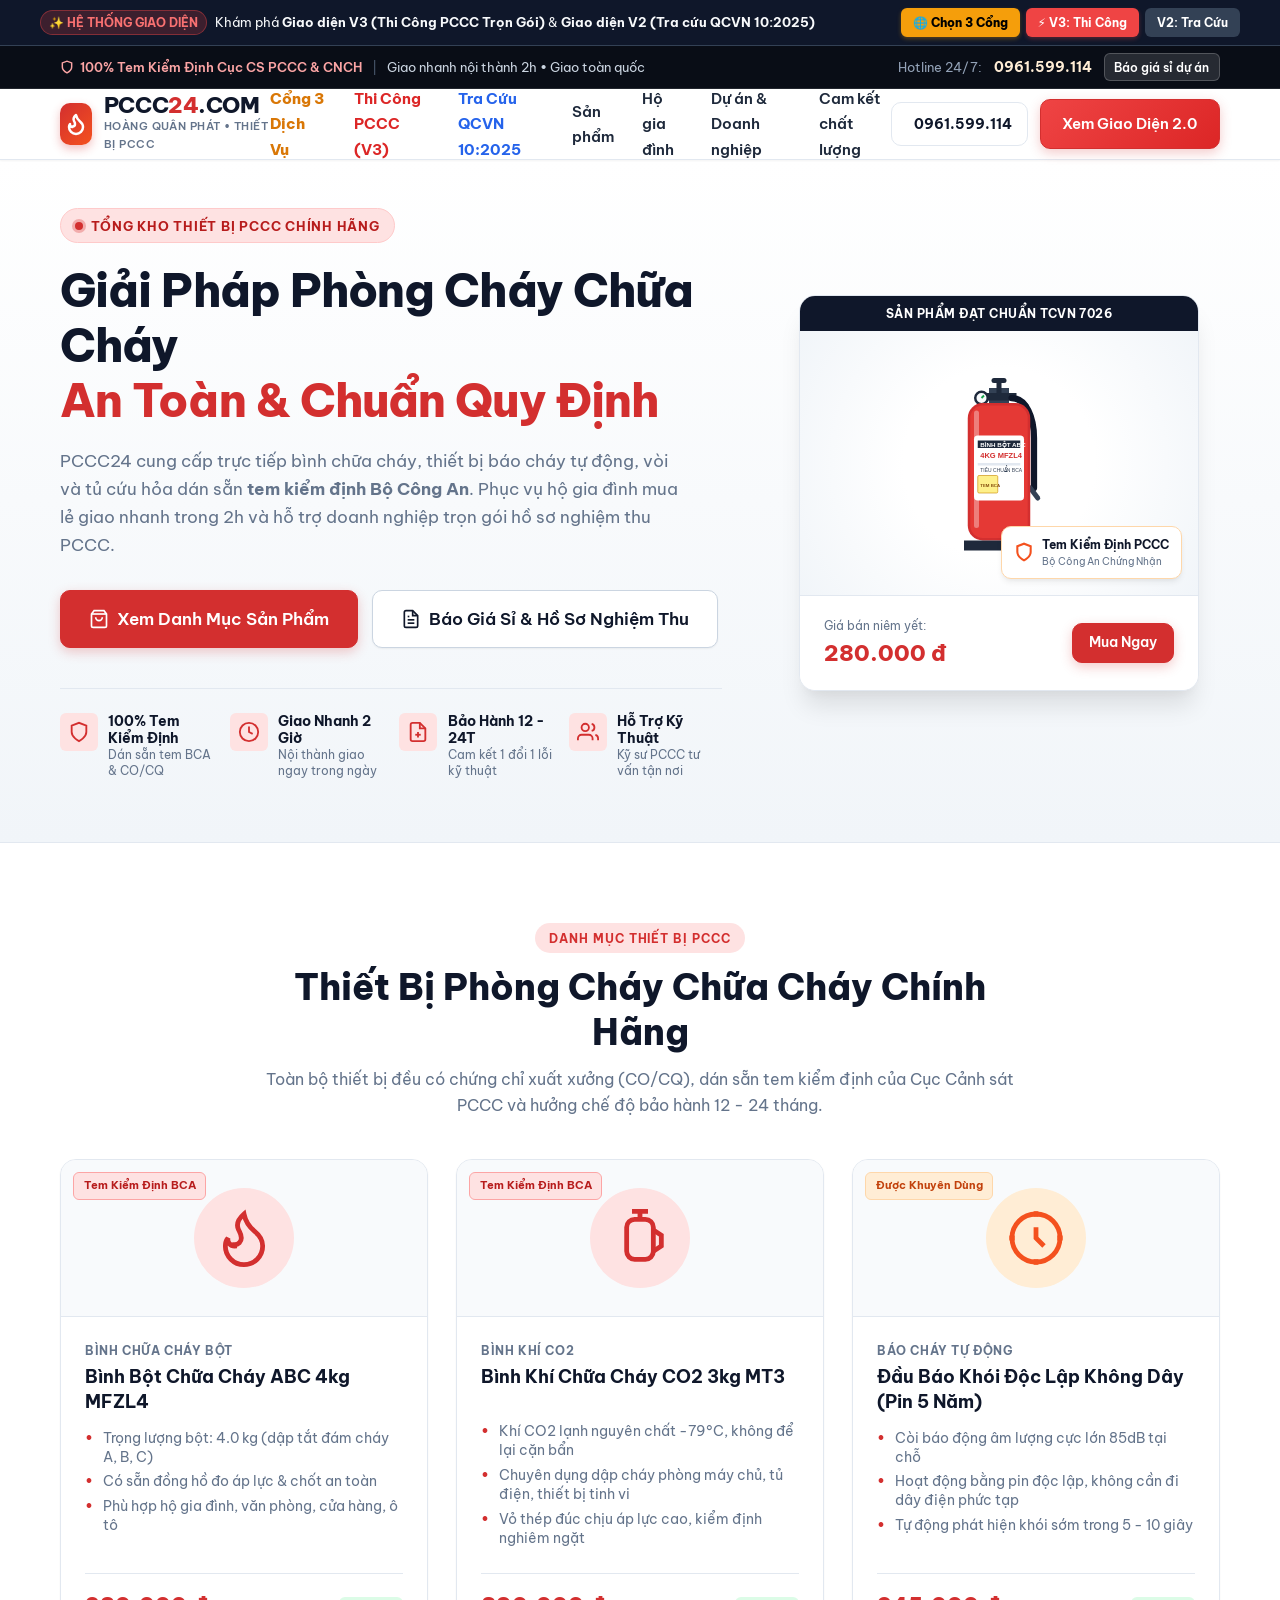
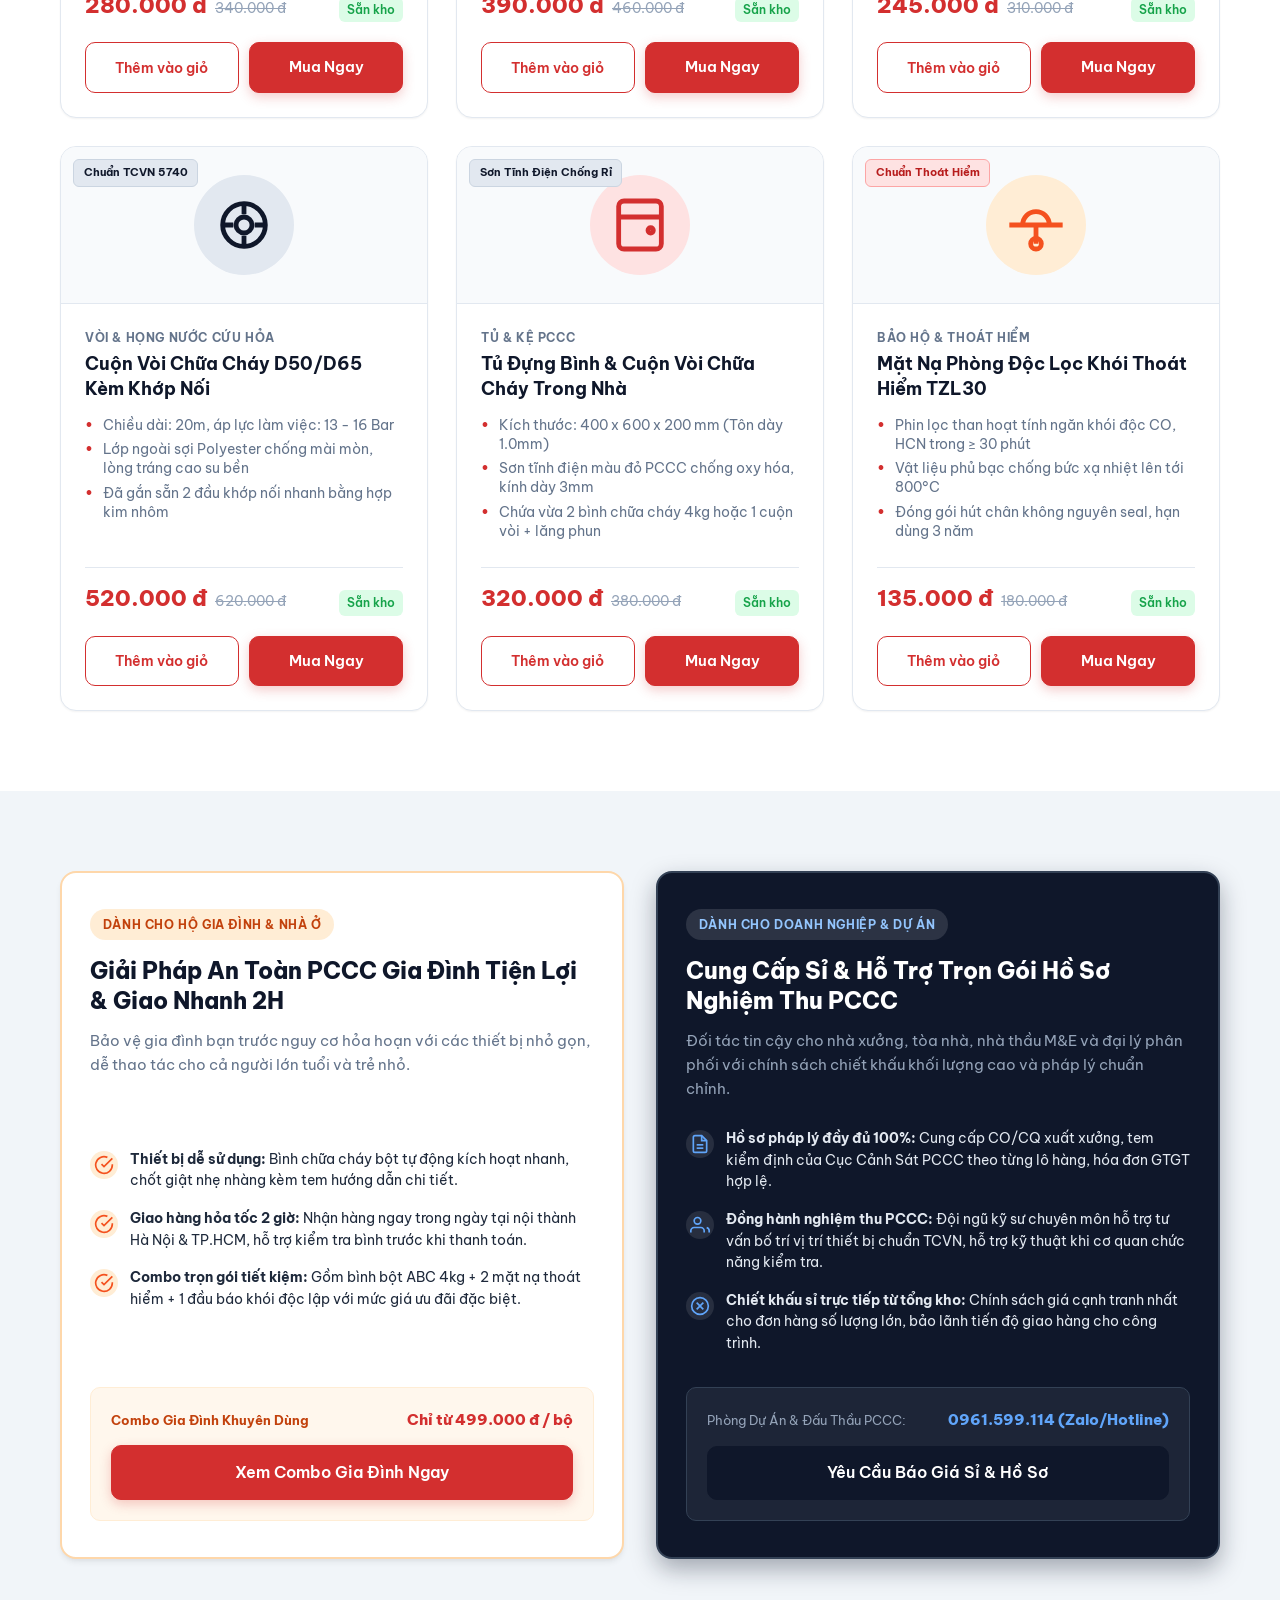
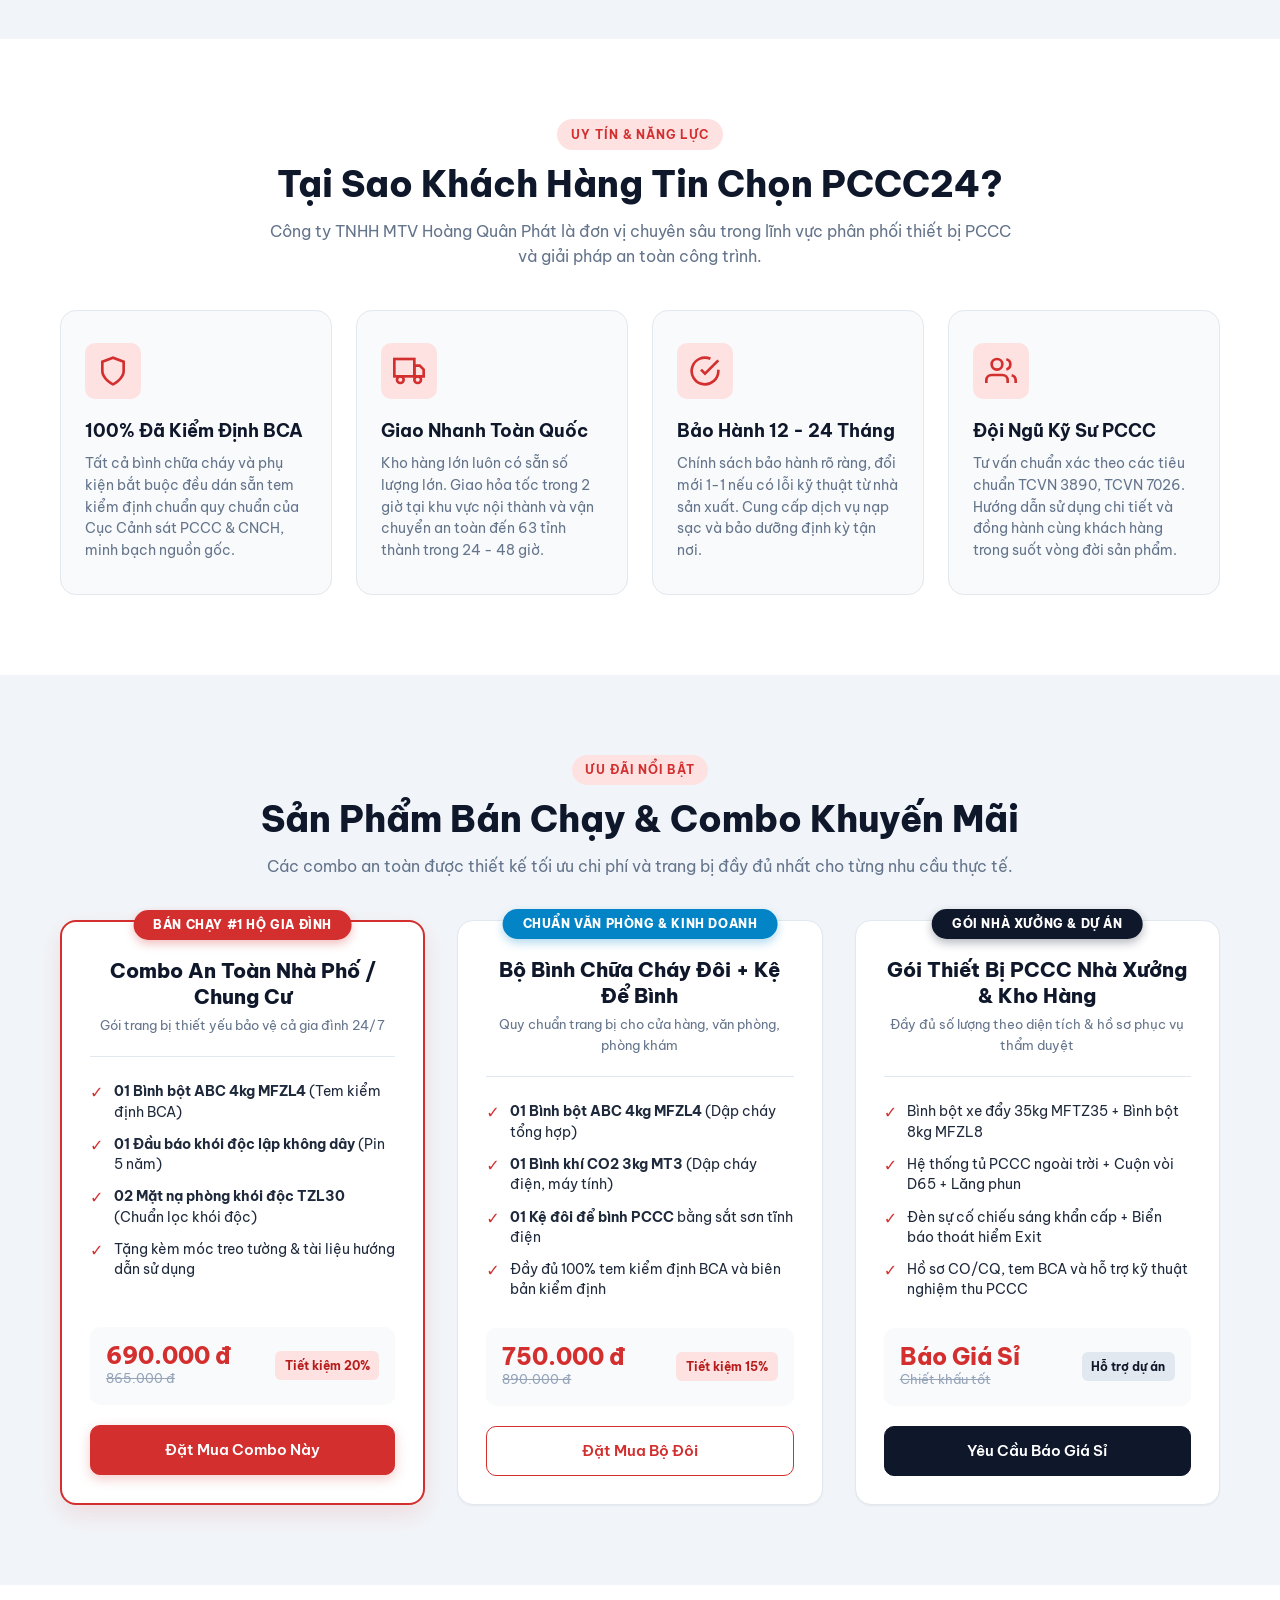
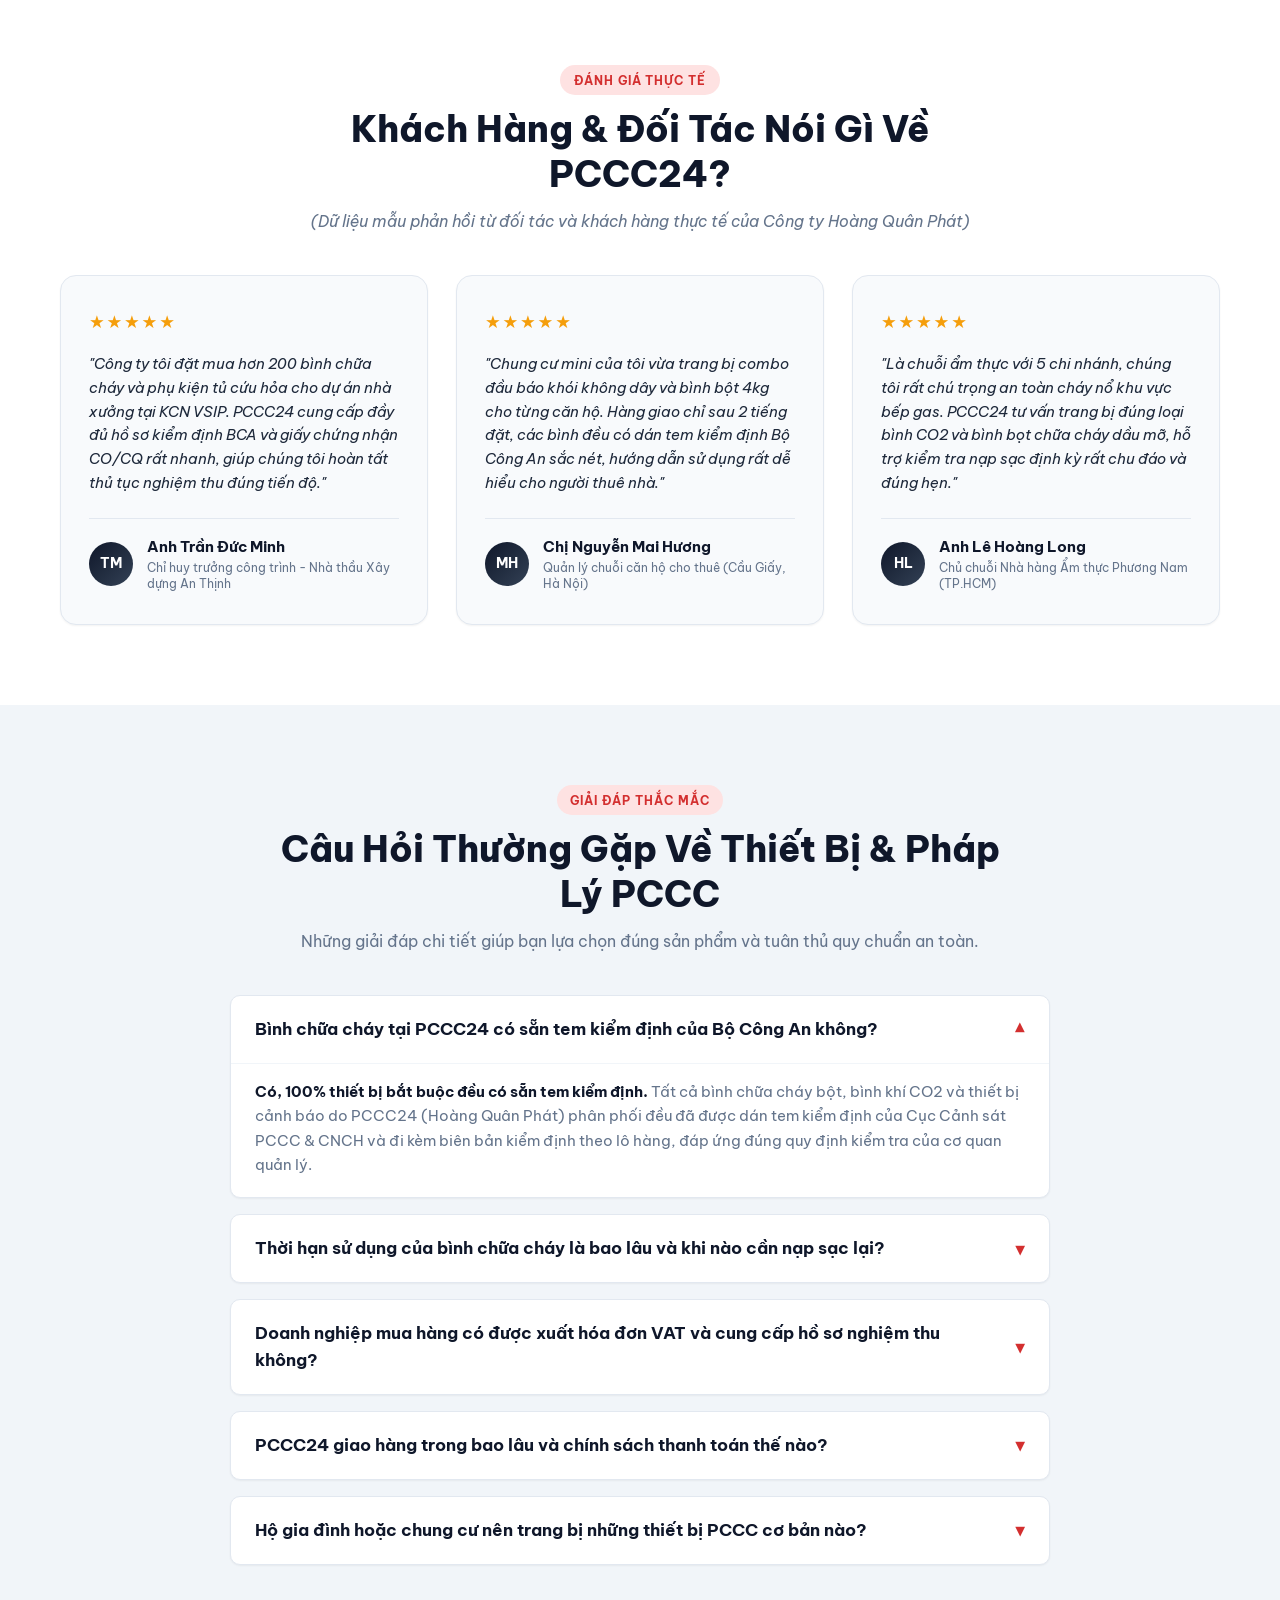
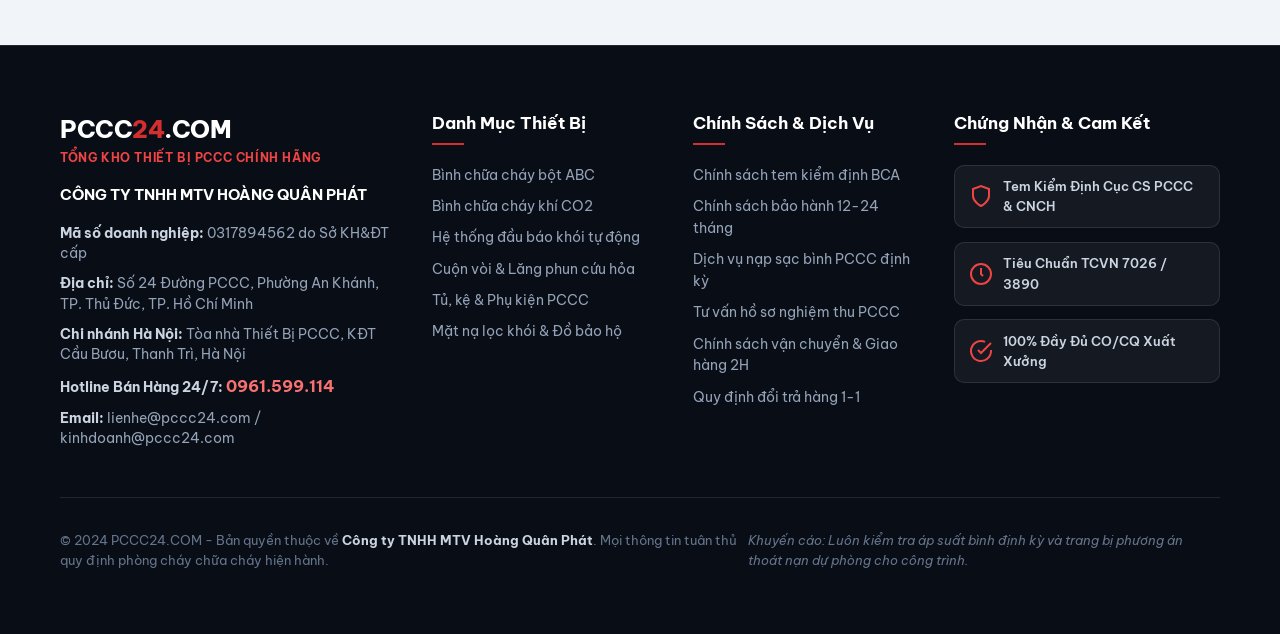
<file: index.html>
<!DOCTYPE html>
<html lang="vi">
<head>
  <meta charset="UTF-8">
  <meta name="viewport" content="width=device-width, initial-scale=1.0">
  <title>PCCC24 - Thiết Bị Phòng Cháy Chữa Cháy Chính Hãng | Tem Kiểm Định BCA</title>
  <meta name="description" content="PCCC24.com - Tổng kho thiết bị PCCC chính hãng, 100% dán tem kiểm định Bộ Công An, CO/CQ đầy đủ. Cung cấp bình chữa cháy, hệ thống báo cháy, vòi cứu hỏa, combo an toàn gia đình và dự án doanh nghiệp.">
  <link rel="preconnect" href="https://fonts.googleapis.com">
  <link rel="preconnect" href="https://fonts.gstatic.com" crossorigin>
  <link href="https://fonts.googleapis.com/css2?family=Be+Vietnam+Pro:ital,wght@0,300;0,400;0,500;0,600;0,700;0,800;1,400&display=swap" rel="stylesheet">
  <link rel="stylesheet" href="assets/style.css">
</head>
<body>

  <!-- Version Switcher Bar to Landing v2 & v3 -->
  <div style="background: #0f172a; color: #f8fafc; font-size: 0.8125rem; padding: 8px 16px; border-bottom: 1px solid #334155; font-family: inherit;">
    <div style="max-width: 1200px; margin: 0 auto; display: flex; align-items: center; justify-content: space-between; flex-wrap: wrap; gap: 8px;">
      <div style="display: flex; align-items: center; gap: 8px; flex-wrap: wrap;">
        <span style="background: rgba(239, 68, 68, 0.2); color: #f87171; border: 1px solid rgba(239, 68, 68, 0.4); padding: 2px 8px; border-radius: 9999px; font-weight: 700; font-size: 0.75rem;">
          ✨ HỆ THỐNG GIAO DIỆN
        </span>
        <span>Khám phá <strong>Giao diện V3 (Thi Công PCCC Trọn Gói)</strong> & <strong>Giao diện V2 (Tra cứu QCVN 10:2025)</strong></span>
      </div>
      <div style="display: flex; align-items: center; gap: 6px;">
        <a href="portal.html" style="background: #f59e0b; color: #000000; padding: 5px 12px; border-radius: 6px; font-weight: 800; text-decoration: none; display: inline-flex; align-items: center; gap: 4px; font-size: 0.75rem; box-shadow: 0 2px 4px rgba(245,158,11,0.3);">
          <span>🌐 Chọn 3 Cổng</span>
        </a>
        <a href="landing-v3.html" style="background: #ef4444; color: #ffffff; padding: 5px 12px; border-radius: 6px; font-weight: 700; text-decoration: none; display: inline-flex; align-items: center; gap: 4px; font-size: 0.75rem; box-shadow: 0 2px 4px rgba(239,68,68,0.3);">
          <span>⚡ V3: Thi Công</span>
        </a>
        <a href="landing-v2.html" style="background: #334155; color: #ffffff; padding: 5px 12px; border-radius: 6px; font-weight: 700; text-decoration: none; display: inline-flex; align-items: center; gap: 4px; font-size: 0.75rem;">
          <span>V2: Tra Cứu</span>
        </a>
      </div>
    </div>
  </div>

  <!-- Top Announcement / Hotline Bar -->
  <div class="top-announcement-bar">
    <div class="container top-bar-content">
      <div class="top-bar-left">
        <span class="trust-badge-mini">
          <svg width="14" height="14" viewBox="0 0 24 24" fill="none" stroke="currentColor" stroke-width="2.5"><path d="M12 22s8-4 8-10V5l-8-3-8 3v7c0 6 8 10 8 10z"/></svg>
          100% Tem Kiểm Định Cục CS PCCC & CNCH
        </span>
        <span class="top-bar-divider">|</span>
        <span class="top-bar-note">Giao nhanh nội thành 2h • Giao toàn quốc</span>
      </div>
      <div class="top-bar-right">
        <span class="hotline-label">Hotline 24/7:</span>
        <a href="tel:0961599114" class="top-bar-phone">0961.599.114</a>
        <a href="#for-business" class="top-bar-quote-btn">Báo giá sỉ dự án</a>
      </div>
    </div>
  </div>

  <!-- Header Navigation -->
  <header class="site-header">
    <div class="container header-container">
      <a href="#" class="brand-logo">
        <div class="logo-icon-box">
          <svg width="24" height="24" viewBox="0 0 24 24" fill="none" stroke="currentColor" stroke-width="2.5" stroke-linecap="round" stroke-linejoin="round">
            <path d="M8.5 14.5A2.5 2.5 0 0 0 11 12c0-1.38-.5-2-1-3-1.072-2.143-.224-4.054 2-6 .5 2.5 2 4.9 4 6.5 2 1.6 3 3.5 3 5.5a7 7 0 1 1-14 0c0-1.153.433-2.294 1-3a2.5 2.5 0 0 0 2.5 3z"/>
          </svg>
        </div>
        <div class="logo-text-group">
          <span class="logo-title">PCCC<span class="logo-accent">24</span>.COM</span>
          <span class="logo-subtitle">Hoàng Quân Phát • Thiết Bị PCCC</span>
        </div>
      </a>

      <nav class="main-nav">
        <ul class="nav-menu">
          <li><a href="portal.html" class="nav-link" style="color: #d97706; font-weight: 800;">Cổng 3 Dịch Vụ</a></li>
          <li><a href="landing-v3.html" class="nav-link" style="color: #dc2626; font-weight: 700;">Thi Công PCCC (V3)</a></li>
          <li><a href="landing-v2.html#tra-cuu-pccc" class="nav-link" style="color: #2563eb; font-weight: 700;">Tra Cứu QCVN 10:2025</a></li>
          <li><a href="#products" class="nav-link">Sản phẩm</a></li>
          <li><a href="#for-household" class="nav-link">Hộ gia đình</a></li>
          <li><a href="#for-business" class="nav-link">Dự án & Doanh nghiệp</a></li>
          <li><a href="#why-us" class="nav-link">Cam kết chất lượng</a></li>
        </ul>
      </nav>

      <div class="header-actions">
        <a href="tel:0961599114" class="btn btn-outline-call">
          <svg width="18" height="18" viewBox="0 0 24 24" fill="none" stroke="currentColor" stroke-width="2"><path d="M22 16.92v3a2 2 0 0 1-2.18 2 19.79 19.79 0 0 1-8.63-3.07 19.5 19.5 0 0 1-6-6 19.79 19.79 0 0 1-3.07-8.67A2 2 0 0 1 4.11 2h3a2 2 0 0 1 2 1.72 12.84 12.84 0 0 0 .7 2.81 2 2 0 0 1-.45 2.11L8.09 9.91a16 16 0 0 0 6 6l1.27-1.27a2 2 0 0 1 2.11-.45 12.84 12.84 0 0 0 2.81.7A2 2 0 0 1 22 16.92z"/></svg>
          <span>0961.599.114</span>
        </a>
        <a href="landing-v2.html" class="btn btn-primary btn-header-cta" style="background: linear-gradient(135deg, #ef4444, #dc2626);">
          Xem Giao Diện 2.0
        </a>
      </div>
    </div>
  </header>

  <!-- ============================================ -->
  <!-- 1. HERO SECTION -->
  <!-- ============================================ -->
  <section id="hero">
    <div class="container hero-container">
      <div class="hero-content">
        <div class="hero-tag-wrap">
          <span class="hero-tag">
            <span class="hero-tag-dot"></span>
            TỔNG KHO THIẾT BỊ PCCC CHÍNH HÃNG
          </span>
        </div>

        <h1 class="hero-title">
          Giải Pháp Phòng Cháy Chữa Cháy <span class="highlight-text">An Toàn & Chuẩn Quy Định</span>
        </h1>

        <p class="hero-description">
          PCCC24 cung cấp trực tiếp bình chữa cháy, thiết bị báo cháy tự động, vòi và tủ cứu hỏa dán sẵn <strong>tem kiểm định Bộ Công An</strong>. Phục vụ hộ gia đình mua lẻ giao nhanh trong 2h và hỗ trợ doanh nghiệp trọn gói hồ sơ nghiệm thu PCCC.
        </p>

        <div class="hero-cta-group">
          <a href="#products" class="btn btn-primary btn-lg">
            <svg width="20" height="20" viewBox="0 0 24 24" fill="none" stroke="currentColor" stroke-width="2"><path d="M6 2L3 6v14a2 2 0 0 0 2 2h14a2 2 0 0 0 2-2V6l-3-4z"/><line x1="3" y1="6" x2="21" y2="6"/><path d="M16 10a4 4 0 0 1-8 0"/></svg>
            Xem Danh Mục Sản Phẩm
          </a>
          <a href="#for-business" class="btn btn-secondary btn-lg">
            <svg width="20" height="20" viewBox="0 0 24 24" fill="none" stroke="currentColor" stroke-width="2"><path d="M14 2H6a2 2 0 0 0-2 2v16a2 2 0 0 0 2 2h12a2 2 0 0 0 2-2V8z"/><polyline points="14 2 14 8 20 8"/><line x1="16" y1="13" x2="8" y2="13"/><line x1="16" y1="17" x2="8" y2="17"/><polyline points="10 9 9 9 8 9"/></svg>
            Báo Giá Sỉ & Hồ Sơ Nghiệm Thu
          </a>
        </div>

        <!-- Trust Badges Bar -->
        <div class="hero-trust-grid">
          <div class="trust-item">
            <div class="trust-icon">
              <svg width="22" height="22" viewBox="0 0 24 24" fill="none" stroke="currentColor" stroke-width="2"><path d="M12 22s8-4 8-10V5l-8-3-8 3v7c0 6 8 10 8 10z"/></svg>
            </div>
            <div class="trust-text">
              <strong>100% Tem Kiểm Định</strong>
              <span>Dán sẵn tem BCA & CO/CQ</span>
            </div>
          </div>

          <div class="trust-item">
            <div class="trust-icon">
              <svg width="22" height="22" viewBox="0 0 24 24" fill="none" stroke="currentColor" stroke-width="2"><circle cx="12" cy="12" r="10"/><polyline points="12 6 12 12 16 14"/></svg>
            </div>
            <div class="trust-text">
              <strong>Giao Nhanh 2 Giờ</strong>
              <span>Nội thành giao ngay trong ngày</span>
            </div>
          </div>

          <div class="trust-item">
            <div class="trust-icon">
              <svg width="22" height="22" viewBox="0 0 24 24" fill="none" stroke="currentColor" stroke-width="2"><path d="M14 2H6a2 2 0 0 0-2 2v16a2 2 0 0 0 2 2h12a2 2 0 0 0 2-2V8z"/><polyline points="14 2 14 8 20 8"/><line x1="12" y1="18" x2="12" y2="12"/><line x1="9" y1="15" x2="15" y2="15"/></svg>
            </div>
            <div class="trust-text">
              <strong>Bảo Hành 12 - 24T</strong>
              <span>Cam kết 1 đổi 1 lỗi kỹ thuật</span>
            </div>
          </div>

          <div class="trust-item">
            <div class="trust-icon">
              <svg width="22" height="22" viewBox="0 0 24 24" fill="none" stroke="currentColor" stroke-width="2"><path d="M17 21v-2a4 4 0 0 0-4-4H5a4 4 0 0 0-4 4v2"/><circle cx="9" cy="7" r="4"/><path d="M23 21v-2a4 4 0 0 0-3-3.87"/><path d="M16 3.13a4 4 0 0 1 0 7.75"/></svg>
            </div>
            <div class="trust-text">
              <strong>Hỗ Trợ Kỹ Thuật</strong>
              <span>Kỹ sư PCCC tư vấn tận nơi</span>
            </div>
          </div>
        </div>
      </div>

      <!-- Hero Visual Card -->
      <div class="hero-visual">
        <div class="hero-product-card">
          <div class="hero-badge-top">Sản Phẩm Đạt Chuẩn TCVN 7026</div>
          <div class="hero-visual-graphic">
            <div class="graphic-extinguisher">
              <svg width="140" height="200" viewBox="0 0 100 160" fill="none">
                <!-- Handle & Valve -->
                <path d="M42 20h16v12H42z" fill="#334155"/>
                <path d="M36 24h28v6H36z" fill="#1e293b"/>
                <path d="M50 14v10" stroke="#1e293b" stroke-width="4" stroke-linecap="round"/>
                <path d="M46 14h8" stroke="#1e293b" stroke-width="4" stroke-linecap="round"/>
                <path d="M58 26l14 8" stroke="#1e293b" stroke-width="3" stroke-linecap="round"/>
                <!-- Hose -->
                <path d="M60 28c12 0 18 16 18 32v40" stroke="#0f172a" stroke-width="5" stroke-linecap="round" fill="none"/>
                <path d="M75 100l6 8" stroke="#334155" stroke-width="4" stroke-linecap="round"/>
                <!-- Gauge -->
                <circle cx="36" cy="28" r="5" fill="#f8fafc" stroke="#1e293b" stroke-width="2"/>
                <path d="M36 28l2-2" stroke="#16a34a" stroke-width="1.5"/>
                <!-- Tank Cylinder -->
                <rect x="25" y="32" width="50" height="110" rx="12" fill="#d32f2f"/>
                <rect x="27" y="34" width="46" height="106" rx="10" fill="#e53935"/>
                <!-- Highlights -->
                <path d="M32 40v90" stroke="#ffffff" stroke-opacity="0.35" stroke-width="4" stroke-linecap="round"/>
                <!-- Label on tank -->
                <rect x="30" y="58" width="40" height="52" rx="3" fill="#ffffff"/>
                <rect x="33" y="62" width="34" height="6" fill="#1e293b"/>
                <text x="35" y="67" font-size="5" font-weight="bold" fill="#ffffff" font-family="sans-serif">BÌNH BỘT ABC</text>
                <text x="35" y="76" font-size="6" font-weight="bold" fill="#d32f2f" font-family="sans-serif">4KG MFZL4</text>
                <rect x="33" y="80" width="34" height="2" fill="#e2e8f0"/>
                <text x="35" y="87" font-size="4" fill="#334155" font-family="sans-serif">TIÊU CHUẨN BCA</text>
                <rect x="33" y="90" width="16" height="14" rx="1" fill="#fef08a" stroke="#ca8a04" stroke-width="0.5"/>
                <text x="35" y="99" font-size="3.5" font-weight="bold" fill="#854d0e" font-family="sans-serif">TEM BCA</text>
                <!-- Base stand -->
                <path d="M22 142h56v8H22z" fill="#1e293b" rx="4"/>
              </svg>
            </div>
            <div class="floating-badge-stamp">
              <div class="stamp-icon">
                <svg width="20" height="20" viewBox="0 0 24 24" fill="none" stroke="currentColor" stroke-width="2.5"><path d="M12 22s8-4 8-10V5l-8-3-8 3v7c0 6 8 10 8 10z"/></svg>
              </div>
              <div class="stamp-info">
                <span class="stamp-title">Tem Kiểm Định PCCC</span>
                <span class="stamp-sub">Bộ Công An Chứng Nhận</span>
              </div>
            </div>
          </div>

          <div class="hero-visual-footer">
            <div class="hero-visual-price-box">
              <span class="hero-price-label">Giá bán niêm yết:</span>
              <span class="hero-price-val">280.000 đ</span>
            </div>
            <a href="#products" class="btn btn-sm btn-primary">Mua Ngay</a>
          </div>
        </div>
      </div>
    </div>
  </section>

  <!-- ============================================ -->
  <!-- 2. DANH MỤC SẢN PHẨM NỔI BẬT -->
  <!-- ============================================ -->
  <section id="products">
    <div class="container">
      <div class="section-header text-center">
        <span class="section-badge">DANH MỤC THIẾT BỊ PCCC</span>
        <h2 class="section-title">Thiết Bị Phòng Cháy Chữa Cháy Chính Hãng</h2>
        <p class="section-desc">
          Toàn bộ thiết bị đều có chứng chỉ xuất xưởng (CO/CQ), dán sẵn tem kiểm định của Cục Cảnh sát PCCC và hưởng chế độ bảo hành 12 - 24 tháng.
        </p>
      </div>

      <div class="product-grid">
        <!-- Product 1 -->
        <article class="product-card">
          <div class="product-card-top">
            <span class="product-tag tag-verified">Tem Kiểm Định BCA</span>
            <div class="product-thumb">
              <div class="product-icon-wrapper red-tone">
                <svg width="64" height="64" viewBox="0 0 24 24" fill="none" stroke="currentColor" stroke-width="1.8">
                  <path d="M8.5 14.5A2.5 2.5 0 0 0 11 12c0-1.38-.5-2-1-3-1.072-2.143-.224-4.054 2-6 .5 2.5 2 4.9 4 6.5 2 1.6 3 3.5 3 5.5a7 7 0 1 1-14 0c0-1.153.433-2.294 1-3a2.5 2.5 0 0 0 2.5 3z"/>
                </svg>
              </div>
            </div>
          </div>
          <div class="product-card-body">
            <span class="product-category">Bình Chữa Cháy Bột</span>
            <h3 class="product-name">Bình Bột Chữa Cháy ABC 4kg MFZL4</h3>
            <ul class="product-features">
              <li>Trọng lượng bột: 4.0 kg (dập tắt đám cháy A, B, C)</li>
              <li>Có sẵn đồng hồ đo áp lực & chốt an toàn</li>
              <li>Phù hợp hộ gia đình, văn phòng, cửa hàng, ô tô</li>
            </ul>
            <div class="product-price-row">
              <div class="price-box">
                <span class="price-current">280.000 đ</span>
                <span class="price-old">340.000 đ</span>
              </div>
              <span class="stock-status in-stock">Sẵn kho</span>
            </div>
            <div class="product-actions">
              <button class="btn btn-outline btn-block btn-cart" onclick="alert('Đã thêm Bình bột ABC 4kg vào đơn đặt hàng. Nhân viên PCCC24 sẽ liên hệ xác nhận!')">Thêm vào giỏ</button>
              <a href="tel:0961599114" class="btn btn-primary btn-block">Mua Ngay</a>
            </div>
          </div>
        </article>

        <!-- Product 2 -->
        <article class="product-card">
          <div class="product-card-top">
            <span class="product-tag tag-verified">Tem Kiểm Định BCA</span>
            <div class="product-thumb">
              <div class="product-icon-wrapper red-tone">
                <svg width="64" height="64" viewBox="0 0 24 24" fill="none" stroke="currentColor" stroke-width="1.8">
                  <rect x="7" y="5" width="10" height="15" rx="3"/>
                  <path d="M12 2v3M9 2h6M17 9l3 2v4l-3 2"/>
                </svg>
              </div>
            </div>
          </div>
          <div class="product-card-body">
            <span class="product-category">Bình Khí CO2</span>
            <h3 class="product-name">Bình Khí Chữa Cháy CO2 3kg MT3</h3>
            <ul class="product-features">
              <li>Khí CO2 lạnh nguyên chất -79°C, không để lại cặn bẩn</li>
              <li>Chuyên dụng dập cháy phòng máy chủ, tủ điện, thiết bị tinh vi</li>
              <li>Vỏ thép đúc chịu áp lực cao, kiểm định nghiêm ngặt</li>
            </ul>
            <div class="product-price-row">
              <div class="price-box">
                <span class="price-current">390.000 đ</span>
                <span class="price-old">460.000 đ</span>
              </div>
              <span class="stock-status in-stock">Sẵn kho</span>
            </div>
            <div class="product-actions">
              <button class="btn btn-outline btn-block btn-cart" onclick="alert('Đã thêm Bình khí CO2 3kg vào đơn đặt hàng. Nhân viên PCCC24 sẽ liên hệ xác nhận!')">Thêm vào giỏ</button>
              <a href="tel:0961599114" class="btn btn-primary btn-block">Mua Ngay</a>
            </div>
          </div>
        </article>

        <!-- Product 3 -->
        <article class="product-card">
          <div class="product-card-top">
            <span class="product-tag tag-hot">Được Khuyên Dùng</span>
            <div class="product-thumb">
              <div class="product-icon-wrapper orange-tone">
                <svg width="64" height="64" viewBox="0 0 24 24" fill="none" stroke="currentColor" stroke-width="1.8">
                  <circle cx="12" cy="12" r="9"/>
                  <path d="M12 8v4l3 3"/>
                  <path d="M12 2v2M12 20v2M2 12h2M20 12h2"/>
                </svg>
              </div>
            </div>
          </div>
          <div class="product-card-body">
            <span class="product-category">Báo Cháy Tự Động</span>
            <h3 class="product-name">Đầu Báo Khói Độc Lập Không Dây (Pin 5 Năm)</h3>
            <ul class="product-features">
              <li>Còi báo động âm lượng cực lớn 85dB tại chỗ</li>
              <li>Hoạt động bằng pin độc lập, không cần đi dây điện phức tạp</li>
              <li>Tự động phát hiện khói sớm trong 5 - 10 giây</li>
            </ul>
            <div class="product-price-row">
              <div class="price-box">
                <span class="price-current">245.000 đ</span>
                <span class="price-old">310.000 đ</span>
              </div>
              <span class="stock-status in-stock">Sẵn kho</span>
            </div>
            <div class="product-actions">
              <button class="btn btn-outline btn-block btn-cart" onclick="alert('Đã thêm Đầu báo khói không dây vào đơn đặt hàng. Nhân viên PCCC24 sẽ liên hệ xác nhận!')">Thêm vào giỏ</button>
              <a href="tel:0961599114" class="btn btn-primary btn-block">Mua Ngay</a>
            </div>
          </div>
        </article>

        <!-- Product 4 -->
        <article class="product-card">
          <div class="product-card-top">
            <span class="product-tag tag-standard">Chuẩn TCVN 5740</span>
            <div class="product-thumb">
              <div class="product-icon-wrapper slate-tone">
                <svg width="64" height="64" viewBox="0 0 24 24" fill="none" stroke="currentColor" stroke-width="1.8">
                  <circle cx="12" cy="12" r="8"/>
                  <circle cx="12" cy="12" r="3"/>
                  <path d="M12 4v4M12 16v4M4 12h4M16 12h4"/>
                </svg>
              </div>
            </div>
          </div>
          <div class="product-card-body">
            <span class="product-category">Vòi & Họng Nước Cứu Hỏa</span>
            <h3 class="product-name">Cuộn Vòi Chữa Cháy D50/D65 Kèm Khớp Nối</h3>
            <ul class="product-features">
              <li>Chiều dài: 20m, áp lực làm việc: 13 - 16 Bar</li>
              <li>Lớp ngoài sợi Polyester chống mài mòn, lòng tráng cao su bền</li>
              <li>Đã gắn sẵn 2 đầu khớp nối nhanh bằng hợp kim nhôm</li>
            </ul>
            <div class="product-price-row">
              <div class="price-box">
                <span class="price-current">520.000 đ</span>
                <span class="price-old">620.000 đ</span>
              </div>
              <span class="stock-status in-stock">Sẵn kho</span>
            </div>
            <div class="product-actions">
              <button class="btn btn-outline btn-block btn-cart" onclick="alert('Đã thêm Cuộn vòi D50 vào đơn đặt hàng. Nhân viên PCCC24 sẽ liên hệ xác nhận!')">Thêm vào giỏ</button>
              <a href="tel:0961599114" class="btn btn-primary btn-block">Mua Ngay</a>
            </div>
          </div>
        </article>

        <!-- Product 5 -->
        <article class="product-card">
          <div class="product-card-top">
            <span class="product-tag tag-standard">Sơn Tĩnh Điện Chống Rỉ</span>
            <div class="product-thumb">
              <div class="product-icon-wrapper red-tone">
                <svg width="64" height="64" viewBox="0 0 24 24" fill="none" stroke="currentColor" stroke-width="1.8">
                  <rect x="4" y="3" width="16" height="18" rx="2"/>
                  <line x1="4" y1="9" x2="20" y2="9"/>
                  <circle cx="16" cy="14" r="1"/>
                </svg>
              </div>
            </div>
          </div>
          <div class="product-card-body">
            <span class="product-category">Tủ & Kệ PCCC</span>
            <h3 class="product-name">Tủ Đựng Bình & Cuộn Vòi Chữa Cháy Trong Nhà</h3>
            <ul class="product-features">
              <li>Kích thước: 400 x 600 x 200 mm (Tôn dày 1.0mm)</li>
              <li>Sơn tĩnh điện màu đỏ PCCC chống oxy hóa, kính dày 3mm</li>
              <li>Chứa vừa 2 bình chữa cháy 4kg hoặc 1 cuộn vòi + lăng phun</li>
            </ul>
            <div class="product-price-row">
              <div class="price-box">
                <span class="price-current">320.000 đ</span>
                <span class="price-old">380.000 đ</span>
              </div>
              <span class="stock-status in-stock">Sẵn kho</span>
            </div>
            <div class="product-actions">
              <button class="btn btn-outline btn-block btn-cart" onclick="alert('Đã thêm Tủ chữa cháy vào đơn đặt hàng. Nhân viên PCCC24 sẽ liên hệ xác nhận!')">Thêm vào giỏ</button>
              <a href="tel:0961599114" class="btn btn-primary btn-block">Mua Ngay</a>
            </div>
          </div>
        </article>

        <!-- Product 6 -->
        <article class="product-card">
          <div class="product-card-top">
            <span class="product-tag tag-verified">Chuẩn Thoát Hiểm</span>
            <div class="product-thumb">
              <div class="product-icon-wrapper orange-tone">
                <svg width="64" height="64" viewBox="0 0 24 24" fill="none" stroke="currentColor" stroke-width="1.8">
                  <path d="M2 12h20M7 12a5 5 0 0 1 10 0M12 12v7"/>
                  <circle cx="12" cy="19" r="2"/>
                </svg>
              </div>
            </div>
          </div>
          <div class="product-card-body">
            <span class="product-category">Bảo Hộ & Thoát Hiểm</span>
            <h3 class="product-name">Mặt Nạ Phòng Độc Lọc Khói Thoát Hiểm TZL30</h3>
            <ul class="product-features">
              <li>Phin lọc than hoạt tính ngăn khói độc CO, HCN trong ≥ 30 phút</li>
              <li>Vật liệu phủ bạc chống bức xạ nhiệt lên tới 800°C</li>
              <li>Đóng gói hút chân không nguyên seal, hạn dùng 3 năm</li>
            </ul>
            <div class="product-price-row">
              <div class="price-box">
                <span class="price-current">135.000 đ</span>
                <span class="price-old">180.000 đ</span>
              </div>
              <span class="stock-status in-stock">Sẵn kho</span>
            </div>
            <div class="product-actions">
              <button class="btn btn-outline btn-block btn-cart" onclick="alert('Đã thêm Mặt nạ phòng độc TZL30 vào đơn đặt hàng. Nhân viên PCCC24 sẽ liên hệ xác nhận!')">Thêm vào giỏ</button>
              <a href="tel:0961599114" class="btn btn-primary btn-block">Mua Ngay</a>
            </div>
          </div>
        </article>
      </div>
    </div>
  </section>

  <!-- ============================================ -->
  <!-- 3. PHÂN LUỒNG B2C / B2B -->
  <!-- ============================================ -->
  <section id="audience-split">
    <div class="container split-container">
      <!-- B2C Section -->
      <div class="audience-block audience-household" id="for-household">
        <div class="audience-header">
          <div class="audience-pill pill-warm">DÀNH CHO HỘ GIA ĐÌNH & NHÀ Ở</div>
          <h2 class="audience-title">Giải Pháp An Toàn PCCC Gia Đình Tiện Lợi & Giao Nhanh 2H</h2>
          <p class="audience-desc">
            Bảo vệ gia đình bạn trước nguy cơ hỏa hoạn với các thiết bị nhỏ gọn, dễ thao tác cho cả người lớn tuổi và trẻ nhỏ.
          </p>
        </div>

        <div class="audience-features">
          <div class="aud-feat-item">
            <div class="aud-feat-icon">
              <svg width="20" height="20" viewBox="0 0 24 24" fill="none" stroke="currentColor" stroke-width="2"><path d="M22 11.08V12a10 10 0 1 1-5.93-9.14"/><polyline points="22 4 12 14.01 9 11.01"/></svg>
            </div>
            <div class="aud-feat-text">
              <strong>Thiết bị dễ sử dụng:</strong> Bình chữa cháy bột tự động kích hoạt nhanh, chốt giật nhẹ nhàng kèm tem hướng dẫn chi tiết.
            </div>
          </div>

          <div class="aud-feat-item">
            <div class="aud-feat-icon">
              <svg width="20" height="20" viewBox="0 0 24 24" fill="none" stroke="currentColor" stroke-width="2"><path d="M22 11.08V12a10 10 0 1 1-5.93-9.14"/><polyline points="22 4 12 14.01 9 11.01"/></svg>
            </div>
            <div class="aud-feat-text">
              <strong>Giao hàng hỏa tốc 2 giờ:</strong> Nhận hàng ngay trong ngày tại nội thành Hà Nội & TP.HCM, hỗ trợ kiểm tra bình trước khi thanh toán.
            </div>
          </div>

          <div class="aud-feat-item">
            <div class="aud-feat-icon">
              <svg width="20" height="20" viewBox="0 0 24 24" fill="none" stroke="currentColor" stroke-width="2"><path d="M22 11.08V12a10 10 0 1 1-5.93-9.14"/><polyline points="22 4 12 14.01 9 11.01"/></svg>
            </div>
            <div class="aud-feat-text">
              <strong>Combo trọn gói tiết kiệm:</strong> Gồm bình bột ABC 4kg + 2 mặt nạ thoát hiểm + 1 đầu báo khói độc lập với mức giá ưu đãi đặc biệt.
            </div>
          </div>
        </div>

        <div class="audience-action-box">
          <div class="household-price-note">
            <span class="note-tag">Combo Gia Đình Khuyên Dùng</span>
            <span class="note-price">Chỉ từ 499.000 đ / bộ</span>
          </div>
          <a href="#best-sellers" class="btn btn-primary btn-block btn-aud">Xem Combo Gia Đình Ngay</a>
        </div>
      </div>

      <!-- B2B Section -->
      <div class="audience-block audience-business" id="for-business">
        <div class="audience-header">
          <div class="audience-pill pill-navy">DÀNH CHO DOANH NGHIỆP & DỰ ÁN</div>
          <h2 class="audience-title">Cung Cấp Sỉ & Hỗ Trợ Trọn Gói Hồ Sơ Nghiệm Thu PCCC</h2>
          <p class="audience-desc">
            Đối tác tin cậy cho nhà xưởng, tòa nhà, nhà thầu M&E và đại lý phân phối với chính sách chiết khấu khối lượng cao và pháp lý chuẩn chỉnh.
          </p>
        </div>

        <div class="audience-features">
          <div class="aud-feat-item">
            <div class="aud-feat-icon icon-navy">
              <svg width="20" height="20" viewBox="0 0 24 24" fill="none" stroke="currentColor" stroke-width="2"><path d="M14 2H6a2 2 0 0 0-2 2v16a2 2 0 0 0 2 2h12a2 2 0 0 0 2-2V8z"/><polyline points="14 2 14 8 20 8"/><line x1="16" y1="13" x2="8" y2="13"/><line x1="16" y1="17" x2="8" y2="17"/></svg>
            </div>
            <div class="aud-feat-text">
              <strong>Hồ sơ pháp lý đầy đủ 100%:</strong> Cung cấp CO/CQ xuất xưởng, tem kiểm định của Cục Cảnh Sát PCCC theo từng lô hàng, hóa đơn GTGT hợp lệ.
            </div>
          </div>

          <div class="aud-feat-item">
            <div class="aud-feat-icon icon-navy">
              <svg width="20" height="20" viewBox="0 0 24 24" fill="none" stroke="currentColor" stroke-width="2"><path d="M17 21v-2a4 4 0 0 0-4-4H5a4 4 0 0 0-4 4v2"/><circle cx="9" cy="7" r="4"/><path d="M23 21v-2a4 4 0 0 0-3-3.87"/></svg>
            </div>
            <div class="aud-feat-text">
              <strong>Đồng hành nghiệm thu PCCC:</strong> Đội ngũ kỹ sư chuyên môn hỗ trợ tư vấn bố trí vị trí thiết bị chuẩn TCVN, hỗ trợ kỹ thuật khi cơ quan chức năng kiểm tra.
            </div>
          </div>

          <div class="aud-feat-item">
            <div class="aud-feat-icon icon-navy">
              <svg width="20" height="20" viewBox="0 0 24 24" fill="none" stroke="currentColor" stroke-width="2"><circle cx="12" cy="12" r="10"/><path d="M16 8l-8 8"/><path d="M8 8l8 8"/></svg>
            </div>
            <div class="aud-feat-text">
              <strong>Chiết khấu sỉ trực tiếp từ tổng kho:</strong> Chính sách giá cạnh tranh nhất cho đơn hàng số lượng lớn, bảo lãnh tiến độ giao hàng cho công trình.
            </div>
          </div>
        </div>

        <div class="audience-action-box b2b-action-box">
          <div class="b2b-contact-info">
            <span class="b2b-label">Phòng Dự Án & Đấu Thầu PCCC:</span>
            <span class="b2b-hotline">0961.599.114 (Zalo/Hotline)</span>
          </div>
          <a href="tel:0961599114" class="btn btn-navy btn-block btn-aud">Yêu Cầu Báo Giá Sỉ & Hồ Sơ</a>
        </div>
      </div>
    </div>
  </section>

  <!-- ============================================ -->
  <!-- 4. TẠI SAO CHỌN CHÚNG TÔI -->
  <!-- ============================================ -->
  <section id="why-us">
    <div class="container">
      <div class="section-header text-center">
        <span class="section-badge">UY TÍN & NĂNG LỰC</span>
        <h2 class="section-title">Tại Sao Khách Hàng Tin Chọn PCCC24?</h2>
        <p class="section-desc">
          Công ty TNHH MTV Hoàng Quân Phát là đơn vị chuyên sâu trong lĩnh vực phân phối thiết bị PCCC và giải pháp an toàn công trình.
        </p>
      </div>

      <div class="why-us-grid">
        <div class="why-card">
          <div class="why-card-icon">
            <svg width="32" height="32" viewBox="0 0 24 24" fill="none" stroke="currentColor" stroke-width="2"><path d="M12 22s8-4 8-10V5l-8-3-8 3v7c0 6 8 10 8 10z"/></svg>
          </div>
          <h3 class="why-card-title">100% Đã Kiểm Định BCA</h3>
          <p class="why-card-desc">
            Tất cả bình chữa cháy và phụ kiện bắt buộc đều dán sẵn tem kiểm định chuẩn quy chuẩn của Cục Cảnh sát PCCC & CNCH, minh bạch nguồn gốc.
          </p>
        </div>

        <div class="why-card">
          <div class="why-card-icon">
            <svg width="32" height="32" viewBox="0 0 24 24" fill="none" stroke="currentColor" stroke-width="2"><rect x="1" y="3" width="15" height="13"/><polygon points="16 8 20 8 23 11 23 16 16 16 16 8"/><circle cx="5.5" cy="18.5" r="2.5"/><circle cx="18.5" cy="18.5" r="2.5"/></svg>
          </div>
          <h3 class="why-card-title">Giao Nhanh Toàn Quốc</h3>
          <p class="why-card-desc">
            Kho hàng lớn luôn có sẵn số lượng lớn. Giao hỏa tốc trong 2 giờ tại khu vực nội thành và vận chuyển an toàn đến 63 tỉnh thành trong 24 - 48 giờ.
          </p>
        </div>

        <div class="why-card">
          <div class="why-card-icon">
            <svg width="32" height="32" viewBox="0 0 24 24" fill="none" stroke="currentColor" stroke-width="2"><path d="M22 11.08V12a10 10 0 1 1-5.93-9.14"/><polyline points="22 4 12 14.01 9 11.01"/></svg>
          </div>
          <h3 class="why-card-title">Bảo Hành 12 - 24 Tháng</h3>
          <p class="why-card-desc">
            Chính sách bảo hành rõ ràng, đổi mới 1-1 nếu có lỗi kỹ thuật từ nhà sản xuất. Cung cấp dịch vụ nạp sạc và bảo dưỡng định kỳ tận nơi.
          </p>
        </div>

        <div class="why-card">
          <div class="why-card-icon">
            <svg width="32" height="32" viewBox="0 0 24 24" fill="none" stroke="currentColor" stroke-width="2"><path d="M17 21v-2a4 4 0 0 0-4-4H5a4 4 0 0 0-4 4v2"/><circle cx="9" cy="7" r="4"/><path d="M23 21v-2a4 4 0 0 0-3-3.87"/><path d="M16 3.13a4 4 0 0 1 0 7.75"/></svg>
          </div>
          <h3 class="why-card-title">Đội Ngũ Kỹ Sư PCCC</h3>
          <p class="why-card-desc">
            Tư vấn chuẩn xác theo các tiêu chuẩn TCVN 3890, TCVN 7026. Hướng dẫn sử dụng chi tiết và đồng hành cùng khách hàng trong suốt vòng đời sản phẩm.
          </p>
        </div>
      </div>
    </div>
  </section>

  <!-- ============================================ -->
  <!-- 5. SẢN PHẨM BÁN CHẠY / KHUYẾN MÃI -->
  <!-- ============================================ -->
  <section id="best-sellers">
    <div class="container">
      <div class="section-header text-center">
        <span class="section-badge">ƯU ĐÃI NỔI BẬT</span>
        <h2 class="section-title">Sản Phẩm Bán Chạy & Combo Khuyến Mãi</h2>
        <p class="section-desc">
          Các combo an toàn được thiết kế tối ưu chi phí và trang bị đầy đủ nhất cho từng nhu cầu thực tế.
        </p>
      </div>

      <div class="bestseller-grid">
        <!-- Best seller 1 -->
        <div class="bestseller-card featured-highlight">
          <div class="card-ribbon">BÁN CHẠY #1 HỘ GIA ĐÌNH</div>
          <div class="bestseller-head">
            <h3 class="bestseller-title">Combo An Toàn Nhà Phố / Chung Cư</h3>
            <p class="bestseller-subtitle">Gói trang bị thiết yếu bảo vệ cả gia đình 24/7</p>
          </div>
          <div class="bestseller-items-list">
            <div class="item-line">
              <span class="item-check">✓</span>
              <span><strong>01 Bình bột ABC 4kg MFZL4</strong> (Tem kiểm định BCA)</span>
            </div>
            <div class="item-line">
              <span class="item-check">✓</span>
              <span><strong>01 Đầu báo khói độc lập không dây</strong> (Pin 5 năm)</span>
            </div>
            <div class="item-line">
              <span class="item-check">✓</span>
              <span><strong>02 Mặt nạ phòng khói độc TZL30</strong> (Chuẩn lọc khói độc)</span>
            </div>
            <div class="item-line">
              <span class="item-check">✓</span>
              <span>Tặng kèm móc treo tường & tài liệu hướng dẫn sử dụng</span>
            </div>
          </div>
          <div class="bestseller-price-box">
            <div class="price-wrap">
              <span class="bestseller-price">690.000 đ</span>
              <span class="bestseller-old-price">865.000 đ</span>
            </div>
            <span class="save-badge">Tiết kiệm 20%</span>
          </div>
          <a href="tel:0961599114" class="btn btn-primary btn-block">Đặt Mua Combo Này</a>
        </div>

        <!-- Best seller 2 -->
        <div class="bestseller-card">
          <div class="card-ribbon ribbon-blue">CHUẨN VĂN PHÒNG & KINH DOANH</div>
          <div class="bestseller-head">
            <h3 class="bestseller-title">Bộ Bình Chữa Cháy Đôi + Kệ Để Bình</h3>
            <p class="bestseller-subtitle">Quy chuẩn trang bị cho cửa hàng, văn phòng, phòng khám</p>
          </div>
          <div class="bestseller-items-list">
            <div class="item-line">
              <span class="item-check">✓</span>
              <span><strong>01 Bình bột ABC 4kg MFZL4</strong> (Dập cháy tổng hợp)</span>
            </div>
            <div class="item-line">
              <span class="item-check">✓</span>
              <span><strong>01 Bình khí CO2 3kg MT3</strong> (Dập cháy điện, máy tính)</span>
            </div>
            <div class="item-line">
              <span class="item-check">✓</span>
              <span><strong>01 Kệ đôi để bình PCCC</strong> bằng sắt sơn tĩnh điện</span>
            </div>
            <div class="item-line">
              <span class="item-check">✓</span>
              <span>Đầy đủ 100% tem kiểm định BCA và biên bản kiểm định</span>
            </div>
          </div>
          <div class="bestseller-price-box">
            <div class="price-wrap">
              <span class="bestseller-price">750.000 đ</span>
              <span class="bestseller-old-price">890.000 đ</span>
            </div>
            <span class="save-badge">Tiết kiệm 15%</span>
          </div>
          <a href="tel:0961599114" class="btn btn-outline btn-block">Đặt Mua Bộ Đôi</a>
        </div>

        <!-- Best seller 3 -->
        <div class="bestseller-card">
          <div class="card-ribbon ribbon-dark">GÓI NHÀ XƯỞNG & DỰ ÁN</div>
          <div class="bestseller-head">
            <h3 class="bestseller-title">Gói Thiết Bị PCCC Nhà Xưởng & Kho Hàng</h3>
            <p class="bestseller-subtitle">Đầy đủ số lượng theo diện tích & hồ sơ phục vụ thẩm duyệt</p>
          </div>
          <div class="bestseller-items-list">
            <div class="item-line">
              <span class="item-check">✓</span>
              <span>Bình bột xe đẩy 35kg MFTZ35 + Bình bột 8kg MFZL8</span>
            </div>
            <div class="item-line">
              <span class="item-check">✓</span>
              <span>Hệ thống tủ PCCC ngoài trời + Cuộn vòi D65 + Lăng phun</span>
            </div>
            <div class="item-line">
              <span class="item-check">✓</span>
              <span>Đèn sự cố chiếu sáng khẩn cấp + Biển báo thoát hiểm Exit</span>
            </div>
            <div class="item-line">
              <span class="item-check">✓</span>
              <span>Hồ sơ CO/CQ, tem BCA và hỗ trợ kỹ thuật nghiệm thu PCCC</span>
            </div>
          </div>
          <div class="bestseller-price-box">
            <div class="price-wrap">
              <span class="bestseller-price">Báo Giá Sỉ</span>
              <span class="bestseller-old-price">Chiết khấu tốt</span>
            </div>
            <span class="save-badge badge-navy">Hỗ trợ dự án</span>
          </div>
          <a href="#for-business" class="btn btn-navy btn-block">Yêu Cầu Báo Giá Sỉ</a>
        </div>
      </div>
    </div>
  </section>

  <!-- ============================================ -->
  <!-- 6. ĐÁNH GIÁ KHÁCH HÀNG -->
  <!-- ============================================ -->
  <section id="testimonials">
    <div class="container">
      <div class="section-header text-center">
        <span class="section-badge">ĐÁNH GIÁ THỰC TẾ</span>
        <h2 class="section-title">Khách Hàng & Đối Tác Nói Gì Về PCCC24?</h2>
        <p class="section-desc">
          <em>(Dữ liệu mẫu phản hồi từ đối tác và khách hàng thực tế của Công ty Hoàng Quân Phát)</em>
        </p>
      </div>

      <div class="testimonial-grid">
        <div class="testimonial-card">
          <div class="testimonial-rating">
            <span>★★★★★</span>
          </div>
          <p class="testimonial-text">
            "Công ty tôi đặt mua hơn 200 bình chữa cháy và phụ kiện tủ cứu hỏa cho dự án nhà xưởng tại KCN VSIP. PCCC24 cung cấp đầy đủ hồ sơ kiểm định BCA và giấy chứng nhận CO/CQ rất nhanh, giúp chúng tôi hoàn tất thủ tục nghiệm thu đúng tiến độ."
          </p>
          <div class="testimonial-author">
            <div class="author-avatar">TM</div>
            <div class="author-info">
              <strong class="author-name">Anh Trần Đức Minh</strong>
              <span class="author-role">Chỉ huy trưởng công trình - Nhà thầu Xây dựng An Thịnh</span>
            </div>
          </div>
        </div>

        <div class="testimonial-card">
          <div class="testimonial-rating">
            <span>★★★★★</span>
          </div>
          <p class="testimonial-text">
            "Chung cư mini của tôi vừa trang bị combo đầu báo khói không dây và bình bột 4kg cho từng căn hộ. Hàng giao chỉ sau 2 tiếng đặt, các bình đều có dán tem kiểm định Bộ Công An sắc nét, hướng dẫn sử dụng rất dễ hiểu cho người thuê nhà."
          </p>
          <div class="testimonial-author">
            <div class="author-avatar">MH</div>
            <div class="author-info">
              <strong class="author-name">Chị Nguyễn Mai Hương</strong>
              <span class="author-role">Quản lý chuỗi căn hộ cho thuê (Cầu Giấy, Hà Nội)</span>
            </div>
          </div>
        </div>

        <div class="testimonial-card">
          <div class="testimonial-rating">
            <span>★★★★★</span>
          </div>
          <p class="testimonial-text">
            "Là chuỗi ẩm thực với 5 chi nhánh, chúng tôi rất chú trọng an toàn cháy nổ khu vực bếp gas. PCCC24 tư vấn trang bị đúng loại bình CO2 và bình bọt chữa cháy dầu mỡ, hỗ trợ kiểm tra nạp sạc định kỳ rất chu đáo và đúng hẹn."
          </p>
          <div class="testimonial-author">
            <div class="author-avatar">HL</div>
            <div class="author-info">
              <strong class="author-name">Anh Lê Hoàng Long</strong>
              <span class="author-role">Chủ chuỗi Nhà hàng Ẩm thực Phương Nam (TP.HCM)</span>
            </div>
          </div>
        </div>
      </div>
    </div>
  </section>

  <!-- ============================================ -->
  <!-- 7. FAQ -->
  <!-- ============================================ -->
  <section id="faq">
    <div class="container faq-container">
      <div class="section-header text-center">
        <span class="section-badge">GIẢI ĐÁP THẮC MẮC</span>
        <h2 class="section-title">Câu Hỏi Thường Gặp Về Thiết Bị & Pháp Lý PCCC</h2>
        <p class="section-desc">
          Những giải đáp chi tiết giúp bạn lựa chọn đúng sản phẩm và tuân thủ quy chuẩn an toàn.
        </p>
      </div>

      <div class="faq-list">
        <div class="faq-item">
          <details class="faq-details" open>
            <summary class="faq-question">
              <span>Bình chữa cháy tại PCCC24 có sẵn tem kiểm định của Bộ Công An không?</span>
              <span class="faq-arrow">▼</span>
            </summary>
            <div class="faq-answer">
              <p>
                <strong>Có, 100% thiết bị bắt buộc đều có sẵn tem kiểm định.</strong> Tất cả bình chữa cháy bột, bình khí CO2 và thiết bị cảnh báo do PCCC24 (Hoàng Quân Phát) phân phối đều đã được dán tem kiểm định của Cục Cảnh sát PCCC & CNCH và đi kèm biên bản kiểm định theo lô hàng, đáp ứng đúng quy định kiểm tra của cơ quan quản lý.
              </p>
            </div>
          </details>
        </div>

        <div class="faq-item">
          <details class="faq-details">
            <summary class="faq-question">
              <span>Thời hạn sử dụng của bình chữa cháy là bao lâu và khi nào cần nạp sạc lại?</span>
              <span class="faq-arrow">▼</span>
            </summary>
            <div class="faq-answer">
              <p>
                Bình chữa cháy mới có hạn bảo hành chính hãng từ <strong>12 tháng</strong>. Đối với bình bột, bạn có thể quan sát kim đồng hồ áp suất: nếu kim ở vùng xanh là bình hoạt động bình thường, nếu kim về vùng đỏ cần mang đi nạp sạc lại. Theo quy định PCCC, thiết bị nên được kiểm tra định kỳ 6 - 12 tháng/lần để đảm bảo sẵn sàng hoạt động khi có sự cố.
              </p>
            </div>
          </details>
        </div>

        <div class="faq-item">
          <details class="faq-details">
            <summary class="faq-question">
              <span>Doanh nghiệp mua hàng có được xuất hóa đơn VAT và cung cấp hồ sơ nghiệm thu không?</span>
              <span class="faq-arrow">▼</span>
            </summary>
            <div class="faq-answer">
              <p>
                <strong>Có đầy đủ.</strong> Công ty TNHH MTV Hoàng Quân Phát xuất hóa đơn giá trị gia tăng (VAT) hợp lệ 100%, cung cấp trọn bộ hồ sơ chứng nhận xuất xứ (CO), chứng nhận chất lượng (CQ), catalog kỹ thuật và chứng từ kiểm định phục vụ công tác nghiệm thu PCCC của công trình với cơ quan công an PCCC địa phương.
              </p>
            </div>
          </details>
        </div>

        <div class="faq-item">
          <details class="faq-details">
            <summary class="faq-question">
              <span>PCCC24 giao hàng trong bao lâu và chính sách thanh toán thế nào?</span>
              <span class="faq-arrow">▼</span>
            </summary>
            <div class="faq-answer">
              <p>
                Chúng tôi giao hàng hỏa tốc trong <strong>2 giờ</strong> tại khu vực nội thành Hà Nội & TP.HCM. Khách hàng tại các tỉnh thành khác nhận hàng trong 24 - 48 giờ qua xe tải hoặc đối tác chuyển phát chuyên dụng. Quý khách được kiểm tra sản phẩm, tem kiểm định trước khi thanh toán (COD) hoặc chuyển khoản qua tài khoản ngân hàng công ty.
              </p>
            </div>
          </details>
        </div>

        <div class="faq-item">
          <details class="faq-details">
            <summary class="faq-question">
              <span>Hộ gia đình hoặc chung cư nên trang bị những thiết bị PCCC cơ bản nào?</span>
              <span class="faq-arrow">▼</span>
            </summary>
            <div class="faq-answer">
              <p>
                Đối với hộ gia đình và căn hộ, chúng tôi khuyến nghị bộ trang bị tối thiểu gồm: <strong>01-02 bình bột ABC 4kg</strong> đặt tại cửa ra vào hoặc khu vực bếp, <strong>01 đầu báo khói độc lập</strong> gắn trần để phát hiện đám cháy sớm khi ngủ, và <strong>mặt nạ lọc khói độc TZL30</strong> đủ cho các thành viên trong gia đình để thoát hiểm an toàn khi có khói độc.
              </p>
            </div>
          </details>
        </div>
      </div>
    </div>
  </section>

  <!-- ============================================ -->
  <!-- 8. FOOTER -->
  <!-- ============================================ -->
  <footer id="site-footer">
    <div class="container footer-container">
      <div class="footer-grid">
        <!-- Col 1: Company Info -->
        <div class="footer-col footer-col-main">
          <div class="footer-brand">
            <span class="footer-logo-text">PCCC<span class="logo-accent">24</span>.COM</span>
            <span class="footer-tagline">Tổng Kho Thiết Bị PCCC Chính Hãng</span>
          </div>
          <p class="company-name"><strong>CÔNG TY TNHH MTV HOÀNG QUÂN PHÁT</strong></p>
          <ul class="footer-info-list">
            <li><strong>Mã số doanh nghiệp:</strong> 0317894562 do Sở KH&ĐT cấp</li>
            <li><strong>Địa chỉ:</strong> Số 24 Đường PCCC, Phường An Khánh, TP. Thủ Đức, TP. Hồ Chí Minh</li>
            <li><strong>Chi nhánh Hà Nội:</strong> Tòa nhà Thiết Bị PCCC, KĐT Cầu Bươu, Thanh Trì, Hà Nội</li>
            <li><strong>Hotline Bán Hàng 24/7:</strong> <a href="tel:0961599114" class="footer-link-highlight">0961.599.114</a></li>
            <li><strong>Email:</strong> lienhe@pccc24.com / kinhdoanh@pccc24.com</li>
          </ul>
        </div>

        <!-- Col 2: Product Categories -->
        <div class="footer-col">
          <h4 class="footer-heading">Danh Mục Thiết Bị</h4>
          <ul class="footer-links">
            <li><a href="#products">Bình chữa cháy bột ABC</a></li>
            <li><a href="#products">Bình chữa cháy khí CO2</a></li>
            <li><a href="#products">Hệ thống đầu báo khói tự động</a></li>
            <li><a href="#products">Cuộn vòi & Lăng phun cứu hỏa</a></li>
            <li><a href="#products">Tủ, kệ & Phụ kiện PCCC</a></li>
            <li><a href="#products">Mặt nạ lọc khói & Đồ bảo hộ</a></li>
          </ul>
        </div>

        <!-- Col 3: Customer Policies -->
        <div class="footer-col">
          <h4 class="footer-heading">Chính Sách & Dịch Vụ</h4>
          <ul class="footer-links">
            <li><a href="#why-us">Chính sách tem kiểm định BCA</a></li>
            <li><a href="#why-us">Chính sách bảo hành 12-24 tháng</a></li>
            <li><a href="#faq">Dịch vụ nạp sạc bình PCCC định kỳ</a></li>
            <li><a href="#for-business">Tư vấn hồ sơ nghiệm thu PCCC</a></li>
            <li><a href="#faq">Chính sách vận chuyển & Giao hàng 2H</a></li>
            <li><a href="#faq">Quy định đổi trả hàng 1-1</a></li>
          </ul>
        </div>

        <!-- Col 4: Trust & Certifications -->
        <div class="footer-col">
          <h4 class="footer-heading">Chứng Nhận & Cam Kết</h4>
          <div class="footer-cert-badges">
            <div class="cert-badge-item">
              <svg width="24" height="24" viewBox="0 0 24 24" fill="none" stroke="currentColor" stroke-width="2"><path d="M12 22s8-4 8-10V5l-8-3-8 3v7c0 6 8 10 8 10z"/></svg>
              <span>Tem Kiểm Định Cục CS PCCC & CNCH</span>
            </div>
            <div class="cert-badge-item">
              <svg width="24" height="24" viewBox="0 0 24 24" fill="none" stroke="currentColor" stroke-width="2"><circle cx="12" cy="12" r="10"/><polyline points="12 6 12 12 14 14"/></svg>
              <span>Tiêu Chuẩn TCVN 7026 / 3890</span>
            </div>
            <div class="cert-badge-item">
              <svg width="24" height="24" viewBox="0 0 24 24" fill="none" stroke="currentColor" stroke-width="2"><path d="M22 11.08V12a10 10 0 1 1-5.93-9.14"/><polyline points="22 4 12 14.01 9 11.01"/></svg>
              <span>100% Đầy Đủ CO/CQ Xuất Xưởng</span>
            </div>
          </div>
        </div>
      </div>

      <div class="footer-bottom">
        <div class="footer-bottom-flex">
          <p class="copyright-text">
            © 2024 PCCC24.COM - Bản quyền thuộc về <strong>Công ty TNHH MTV Hoàng Quân Phát</strong>. Mọi thông tin tuân thủ quy định phòng cháy chữa cháy hiện hành.
          </p>
          <p class="footer-safety-notice">
            Khuyến cáo: Luôn kiểm tra áp suất bình định kỳ và trang bị phương án thoát nạn dự phòng cho công trình.
          </p>
        </div>
      </div>
    </div>
  </footer>

  <!-- Floating Quick Hotline Mobile -->
  <aside class="floating-hotline-bar" aria-label="Hotline liên hệ nhanh">
    <a href="tel:0961599114" class="floating-btn-phone">
      <svg width="20" height="20" viewBox="0 0 24 24" fill="none" stroke="currentColor" stroke-width="2.5"><path d="M22 16.92v3a2 2 0 0 1-2.18 2 19.79 19.79 0 0 1-8.63-3.07 19.5 19.5 0 0 1-6-6 19.79 19.79 0 0 1-3.07-8.67A2 2 0 0 1 4.11 2h3a2 2 0 0 1 2 1.72 12.84 12.84 0 0 0 .7 2.81 2 2 0 0 1-.45 2.11L8.09 9.91a16 16 0 0 0 6 6l1.27-1.27a2 2 0 0 1 2.11-.45 12.84 12.84 0 0 0 2.81.7A2 2 0 0 1 22 16.92z"/></svg>
      <span>Gọi Ngay: 0961.599.114</span>
    </a>
    <a href="#products" class="floating-btn-order">
      <span>Đặt Mua Online</span>
    </a>
  </aside>

  <script src="assets/script.js"></script>
</body>
</html>
</file>
<file: assets/style.css>
/* =========================================================
   PCCC24.COM — THIẾT BỊ PHÒNG CHÁY CHỮA CHÁY CHÍNH HÃNG
   Công ty TNHH MTV Hoàng Quân Phát
   Bảng màu: Safety Red & Orange | Slate/Navy B2B | Clean White
   ========================================================= */

:root {
  /* Brand Colors - Safety & Emergency */
  --color-primary: #d32f2f;
  --color-primary-dark: #b71c1c;
  --color-primary-light: #ef5350;
  --color-primary-subtle: #fee2e2;

  --color-accent-orange: #f4511e;
  --color-accent-orange-dark: #d84315;
  --color-accent-orange-subtle: #ffedd5;

  /* Corporate & Dark Neutrals (B2B) */
  --color-navy: #0f172a;
  --color-navy-dark: #090d16;
  --color-navy-light: #1e293b;
  --color-navy-border: #334155;

  /* Text & Surfaces */
  --color-text-main: #1e293b;
  --color-text-muted: #64748b;
  --color-text-light: #94a3b8;
  --color-text-white: #ffffff;

  --color-bg-body: #f8fafc;
  --color-bg-surface: #ffffff;
  --color-bg-subtle: #f1f5f9;
  --color-border: #e2e8f0;
  --color-border-hover: #cbd5e1;

  /* Status Colors */
  --color-success: #16a34a;
  --color-success-subtle: #dcfce7;
  --color-warning: #d97706;
  --color-warning-subtle: #fef3c7;

  /* Typography */
  --font-base: 'Be Vietnam Pro', system-ui, -apple-system, BlinkMacSystemFont, 'Segoe UI', Roboto, sans-serif;
  
  /* Shadows */
  --shadow-sm: 0 1px 2px 0 rgba(0, 0, 0, 0.05);
  --shadow-md: 0 4px 6px -1px rgba(0, 0, 0, 0.07), 0 2px 4px -2px rgba(0, 0, 0, 0.05);
  --shadow-lg: 0 10px 15px -3px rgba(0, 0, 0, 0.08), 0 4px 6px -4px rgba(0, 0, 0, 0.04);
  --shadow-xl: 0 20px 25px -5px rgba(0, 0, 0, 0.1), 0 8px 10px -6px rgba(0, 0, 0, 0.04);
  --shadow-glow: 0 8px 24px -4px rgba(211, 47, 47, 0.35);

  /* Radius */
  --radius-sm: 6px;
  --radius-md: 10px;
  --radius-lg: 16px;
  --radius-full: 9999px;

  /* Transitions */
  --transition-fast: 0.15s ease;
  --transition-base: 0.25s ease;
}

/* =========================================================
   Reset & Base Styles
   ========================================================= */
*, *::before, *::after {
  margin: 0;
  padding: 0;
  box-sizing: border-box;
}

html {
  scroll-behavior: smooth;
  font-size: 16px;
}

body {
  font-family: var(--font-base);
  font-size: 1rem;
  line-height: 1.6;
  color: var(--color-text-main);
  background-color: var(--color-bg-body);
  -webkit-font-smoothing: antialiased;
  -moz-osx-font-smoothing: grayscale;
}

img, svg {
  display: block;
  max-width: 100%;
}

a {
  color: inherit;
  text-decoration: none;
  transition: color var(--transition-fast);
}

button {
  font-family: inherit;
  cursor: pointer;
  border: none;
  background: none;
}

ul {
  list-style: none;
}

/* =========================================================
   Layout & Container
   ========================================================= */
.container {
  width: 100%;
  max-width: 1200px;
  margin-left: auto;
  margin-right: auto;
  padding-left: 1.25rem;
  padding-right: 1.25rem;
}

section {
  padding: 3.5rem 0;
}

@media (min-width: 768px) {
  section {
    padding: 5rem 0;
  }
}

.text-center {
  text-align: center;
}

/* Section Header Typography */
.section-header {
  margin-bottom: 2.5rem;
  max-width: 760px;
  margin-left: auto;
  margin-right: auto;
}

.section-badge {
  display: inline-block;
  font-size: 0.75rem;
  font-weight: 700;
  text-transform: uppercase;
  letter-spacing: 0.08em;
  color: var(--color-primary);
  background-color: var(--color-primary-subtle);
  padding: 0.35rem 0.85rem;
  border-radius: var(--radius-full);
  margin-bottom: 0.75rem;
}

.section-title {
  font-size: 1.75rem;
  font-weight: 800;
  line-height: 1.25;
  color: var(--color-navy);
  margin-bottom: 0.75rem;
}

@media (min-width: 768px) {
  .section-title {
    font-size: 2.25rem;
  }
}

.section-desc {
  font-size: 1rem;
  color: var(--color-text-muted);
  line-height: 1.6;
}

/* =========================================================
   Buttons & UI Elements
   ========================================================= */
.btn {
  display: inline-flex;
  align-items: center;
  justify-content: center;
  gap: 0.5rem;
  font-size: 0.95rem;
  font-weight: 600;
  padding: 0.75rem 1.35rem;
  border-radius: var(--radius-md);
  transition: all var(--transition-base);
  text-align: center;
  white-space: nowrap;
  min-height: 44px;
}

.btn:active {
  transform: scale(0.98);
}

.btn-primary {
  background-color: var(--color-primary);
  color: var(--color-text-white);
  border: 1px solid var(--color-primary);
  box-shadow: 0 4px 12px rgba(211, 47, 47, 0.25);
}

.btn-primary:hover {
  background-color: var(--color-primary-dark);
  border-color: var(--color-primary-dark);
  box-shadow: var(--shadow-glow);
  color: var(--color-text-white);
}

.btn-secondary {
  background-color: var(--color-bg-surface);
  color: var(--color-navy);
  border: 1.5px solid var(--color-border-hover);
  box-shadow: var(--shadow-sm);
}

.btn-secondary:hover {
  background-color: var(--color-bg-subtle);
  border-color: var(--color-navy);
  color: var(--color-navy);
}

.btn-outline {
  background-color: transparent;
  color: var(--color-primary);
  border: 1.5px solid var(--color-primary);
}

.btn-outline:hover {
  background-color: var(--color-primary-subtle);
  color: var(--color-primary-dark);
}

.btn-navy {
  background-color: var(--color-navy);
  color: var(--color-text-white);
  border: 1px solid var(--color-navy);
}

.btn-navy:hover {
  background-color: var(--color-navy-light);
  border-color: var(--color-navy-light);
  box-shadow: 0 6px 16px rgba(15, 23, 42, 0.25);
}

.btn-sm {
  padding: 0.5rem 1rem;
  font-size: 0.85rem;
  min-height: 38px;
}

.btn-lg {
  padding: 0.9rem 1.75rem;
  font-size: 1.05rem;
  min-height: 48px;
}

.btn-block {
  width: 100%;
}

/* =========================================================
   Top Announcement Bar
   ========================================================= */
.top-announcement-bar {
  background-color: var(--color-navy-dark);
  color: var(--color-text-white);
  font-size: 0.825rem;
  padding: 0.45rem 0;
  border-bottom: 1px solid rgba(255, 255, 255, 0.1);
}

.top-bar-content {
  display: flex;
  justify-content: space-between;
  align-items: center;
  flex-wrap: wrap;
  gap: 0.5rem;
}

.top-bar-left {
  display: flex;
  align-items: center;
  gap: 0.65rem;
  color: #cbd5e1;
}

.trust-badge-mini {
  display: inline-flex;
  align-items: center;
  gap: 0.35rem;
  color: #fca5a5;
  font-weight: 600;
}

.top-bar-divider {
  color: #475569;
}

.top-bar-right {
  display: flex;
  align-items: center;
  gap: 0.75rem;
}

.hotline-label {
  color: #94a3b8;
}

.top-bar-phone {
  color: #ffedd5;
  font-weight: 700;
  font-size: 0.9rem;
}

.top-bar-phone:hover {
  color: #ffffff;
  text-decoration: underline;
}

.top-bar-quote-btn {
  background-color: rgba(255, 255, 255, 0.12);
  color: #ffffff;
  padding: 0.2rem 0.6rem;
  border-radius: var(--radius-sm);
  font-size: 0.75rem;
  font-weight: 600;
  border: 1px solid rgba(255, 255, 255, 0.2);
}

.top-bar-quote-btn:hover {
  background-color: var(--color-primary);
  border-color: var(--color-primary);
}

@media (max-width: 768px) {
  .top-bar-left .top-bar-note, .top-bar-left .top-bar-divider {
    display: none;
  }
}

/* =========================================================
   Site Header & Nav
   ========================================================= */
.site-header {
  background-color: var(--color-bg-surface);
  border-bottom: 1px solid var(--color-border);
  position: sticky;
  top: 0;
  z-index: 100;
  box-shadow: var(--shadow-sm);
}

.header-container {
  display: flex;
  align-items: center;
  justify-content: space-between;
  height: 70px;
}

.brand-logo {
  display: flex;
  align-items: center;
  gap: 0.75rem;
}

.logo-icon-box {
  width: 42px;
  height: 42px;
  background: linear-gradient(135deg, var(--color-primary) 0%, var(--color-accent-orange) 100%);
  color: #ffffff;
  border-radius: var(--radius-md);
  display: flex;
  align-items: center;
  justify-content: center;
  box-shadow: 0 4px 10px rgba(211, 47, 47, 0.3);
}

.logo-text-group {
  display: flex;
  flex-direction: column;
}

.logo-title {
  font-size: 1.35rem;
  font-weight: 800;
  letter-spacing: -0.02em;
  color: var(--color-navy);
  line-height: 1.1;
}

.logo-accent {
  color: var(--color-primary);
}

.logo-subtitle {
  font-size: 0.7rem;
  color: var(--color-text-muted);
  font-weight: 600;
  letter-spacing: 0.04em;
  text-transform: uppercase;
}

.main-nav {
  display: none;
}

@media (min-width: 992px) {
  .main-nav {
    display: block;
  }

  .nav-menu {
    display: flex;
    align-items: center;
    gap: 1.75rem;
  }

  .nav-link {
    font-size: 0.925rem;
    font-weight: 600;
    color: var(--color-text-main);
    padding: 0.5rem 0;
    position: relative;
  }

  .nav-link:hover {
    color: var(--color-primary);
  }

  .nav-link::after {
    content: '';
    position: absolute;
    bottom: 0;
    left: 0;
    width: 0;
    height: 2px;
    background-color: var(--color-primary);
    transition: width var(--transition-fast);
  }

  .nav-link:hover::after {
    width: 100%;
  }
}

.header-actions {
  display: flex;
  align-items: center;
  gap: 0.75rem;
}

.btn-outline-call {
  border: 1.5px solid var(--color-border);
  color: var(--color-navy);
  font-weight: 700;
  font-size: 0.9rem;
  padding: 0.5rem 0.9rem;
}

.btn-outline-call:hover {
  border-color: var(--color-primary);
  color: var(--color-primary);
  background-color: var(--color-primary-subtle);
}

.btn-header-cta {
  display: none;
}

@media (min-width: 640px) {
  .btn-header-cta {
    display: inline-flex;
  }
}

/* =========================================================
   1. HERO SECTION
   ========================================================= */
#hero {
  background: linear-gradient(180deg, #ffffff 0%, #f1f5f9 100%);
  border-bottom: 1px solid var(--color-border);
  padding: 3rem 0 4rem;
}

.hero-container {
  display: grid;
  grid-template-columns: 1fr;
  gap: 2.5rem;
  align-items: center;
}

@media (min-width: 992px) {
  .hero-container {
    grid-template-columns: 1.2fr 0.8fr;
    gap: 3.5rem;
  }
}

.hero-tag-wrap {
  margin-bottom: 1.25rem;
}

.hero-tag {
  display: inline-flex;
  align-items: center;
  gap: 0.5rem;
  font-size: 0.8rem;
  font-weight: 700;
  letter-spacing: 0.06em;
  color: var(--color-primary-dark);
  background: var(--color-primary-subtle);
  padding: 0.4rem 0.9rem;
  border-radius: var(--radius-full);
  border: 1px solid #fecaca;
}

.hero-tag-dot {
  width: 8px;
  height: 8px;
  background-color: var(--color-primary);
  border-radius: 50%;
  box-shadow: 0 0 0 3px rgba(211, 47, 47, 0.3);
}

.hero-title {
  font-size: 2.1rem;
  font-weight: 800;
  line-height: 1.2;
  color: var(--color-navy);
  margin-bottom: 1.25rem;
  letter-spacing: -0.02em;
}

@media (min-width: 768px) {
  .hero-title {
    font-size: 2.85rem;
  }
}

.highlight-text {
  color: var(--color-primary);
  position: relative;
  display: inline-block;
}

.hero-description {
  font-size: 1.05rem;
  color: var(--color-text-muted);
  line-height: 1.65;
  margin-bottom: 2rem;
  max-width: 620px;
}

.hero-cta-group {
  display: flex;
  flex-direction: column;
  gap: 0.85rem;
  margin-bottom: 2.5rem;
}

@media (min-width: 576px) {
  .hero-cta-group {
    flex-direction: row;
    flex-wrap: wrap;
  }
}

.hero-trust-grid {
  display: grid;
  grid-template-columns: repeat(2, 1fr);
  gap: 1rem;
  padding-top: 1.5rem;
  border-top: 1px solid var(--color-border);
}

@media (min-width: 640px) {
  .hero-trust-grid {
    grid-template-columns: repeat(4, 1fr);
  }
}

.trust-item {
  display: flex;
  align-items: flex-start;
  gap: 0.65rem;
}

.trust-icon {
  width: 38px;
  height: 38px;
  background-color: #fee2e2;
  color: var(--color-primary);
  border-radius: var(--radius-sm);
  display: flex;
  align-items: center;
  justify-content: center;
  flex-shrink: 0;
}

.trust-text {
  display: flex;
  flex-direction: column;
}

.trust-text strong {
  font-size: 0.85rem;
  color: var(--color-navy);
  line-height: 1.25;
}

.trust-text span {
  font-size: 0.75rem;
  color: var(--color-text-muted);
  line-height: 1.3;
}

/* Hero Visual Card */
.hero-visual {
  display: flex;
  justify-content: center;
}

.hero-product-card {
  width: 100%;
  max-width: 400px;
  background: #ffffff;
  border: 1px solid var(--color-border);
  border-radius: var(--radius-lg);
  box-shadow: var(--shadow-xl);
  overflow: hidden;
  position: relative;
  transition: transform var(--transition-base), box-shadow var(--transition-base);
}

.hero-product-card:hover {
  transform: translateY(-4px);
  box-shadow: 0 25px 35px -5px rgba(0, 0, 0, 0.12);
}

.hero-badge-top {
  background: var(--color-navy);
  color: #ffffff;
  font-size: 0.75rem;
  font-weight: 700;
  text-align: center;
  padding: 0.5rem 1rem;
  letter-spacing: 0.04em;
  text-transform: uppercase;
}

.hero-visual-graphic {
  background: radial-gradient(circle at center, #ffffff 40%, #f1f5f9 100%);
  padding: 2rem 1.5rem;
  display: flex;
  justify-content: center;
  align-items: center;
  position: relative;
  min-height: 260px;
}

.floating-badge-stamp {
  position: absolute;
  bottom: 1rem;
  right: 1rem;
  background: #ffffff;
  border: 1px solid #fed7aa;
  border-radius: var(--radius-md);
  padding: 0.5rem 0.75rem;
  display: flex;
  align-items: center;
  gap: 0.5rem;
  box-shadow: var(--shadow-md);
}

.stamp-icon {
  color: var(--color-accent-orange);
}

.stamp-info {
  display: flex;
  flex-direction: column;
}

.stamp-title {
  font-size: 0.75rem;
  font-weight: 700;
  color: var(--color-navy);
}

.stamp-sub {
  font-size: 0.65rem;
  color: var(--color-text-muted);
}

.hero-visual-footer {
  padding: 1.25rem 1.5rem;
  display: flex;
  justify-content: space-between;
  align-items: center;
  border-top: 1px solid var(--color-border);
  background-color: #ffffff;
}

.hero-visual-price-box {
  display: flex;
  flex-direction: column;
}

.hero-price-label {
  font-size: 0.75rem;
  color: var(--color-text-muted);
}

.hero-price-val {
  font-size: 1.35rem;
  font-weight: 800;
  color: var(--color-primary);
}

/* ============================================
   2. PRODUCTS SECTION
   ============================================ */
#products {
  background-color: #ffffff;
}

.product-grid {
  display: grid;
  grid-template-columns: 1fr;
  gap: 1.75rem;
}

@media (min-width: 640px) {
  .product-grid {
    grid-template-columns: repeat(2, 1fr);
  }
}

@media (min-width: 1024px) {
  .product-grid {
    grid-template-columns: repeat(3, 1fr);
  }
}

.product-card {
  background-color: var(--color-bg-surface);
  border: 1.5px solid var(--color-border);
  border-radius: var(--radius-lg);
  overflow: hidden;
  display: flex;
  flex-direction: column;
  transition: all var(--transition-base);
  box-shadow: var(--shadow-sm);
}

.product-card:hover {
  border-color: #fca5a5;
  transform: translateY(-4px);
  box-shadow: var(--shadow-lg);
}

.product-card-top {
  position: relative;
  background-color: #f8fafc;
  padding: 1.75rem 1.25rem;
  display: flex;
  justify-content: center;
  align-items: center;
  border-bottom: 1px solid var(--color-border);
}

.product-tag {
  position: absolute;
  top: 0.75rem;
  left: 0.75rem;
  font-size: 0.7rem;
  font-weight: 700;
  padding: 0.25rem 0.6rem;
  border-radius: var(--radius-sm);
}

.tag-verified {
  background-color: #fee2e2;
  color: var(--color-primary-dark);
  border: 1px solid #fca5a5;
}

.tag-hot {
  background-color: #ffedd5;
  color: #c2410c;
  border: 1px solid #fed7aa;
}

.tag-standard {
  background-color: #e2e8f0;
  color: var(--color-navy);
  border: 1px solid #cbd5e1;
}

.product-thumb {
  width: 100%;
  display: flex;
  justify-content: center;
}

.product-icon-wrapper {
  width: 100px;
  height: 100px;
  border-radius: 50%;
  display: flex;
  align-items: center;
  justify-content: center;
  transition: transform var(--transition-base);
}

.product-card:hover .product-icon-wrapper {
  transform: scale(1.08);
}

.red-tone {
  background-color: #fee2e2;
  color: var(--color-primary);
}

.orange-tone {
  background-color: #ffedd5;
  color: var(--color-accent-orange);
}

.slate-tone {
  background-color: #e2e8f0;
  color: var(--color-navy);
}

.product-card-body {
  padding: 1.5rem;
  display: flex;
  flex-direction: column;
  flex-grow: 1;
}

.product-category {
  font-size: 0.75rem;
  font-weight: 700;
  text-transform: uppercase;
  color: var(--color-text-muted);
  letter-spacing: 0.05em;
  margin-bottom: 0.35rem;
}

.product-name {
  font-size: 1.15rem;
  font-weight: 700;
  color: var(--color-navy);
  line-height: 1.35;
  margin-bottom: 0.85rem;
  min-height: 2.7rem;
}

.product-features {
  margin-bottom: 1.25rem;
  flex-grow: 1;
}

.product-features li {
  font-size: 0.85rem;
  color: var(--color-text-muted);
  position: relative;
  padding-left: 1.1rem;
  margin-bottom: 0.35rem;
  line-height: 1.4;
}

.product-features li::before {
  content: '•';
  position: absolute;
  left: 0;
  color: var(--color-primary);
  font-weight: bold;
}

.product-price-row {
  display: flex;
  justify-content: space-between;
  align-items: flex-end;
  padding-top: 0.85rem;
  border-top: 1px solid var(--color-border);
  margin-bottom: 1.25rem;
}

.price-box {
  display: flex;
  align-items: baseline;
  gap: 0.5rem;
}

.price-current {
  font-size: 1.35rem;
  font-weight: 800;
  color: var(--color-primary);
}

.price-old {
  font-size: 0.85rem;
  color: var(--color-text-light);
  text-decoration: line-through;
}

.stock-status {
  font-size: 0.75rem;
  font-weight: 600;
  padding: 0.2rem 0.5rem;
  border-radius: var(--radius-sm);
}

.in-stock {
  background-color: var(--color-success-subtle);
  color: var(--color-success);
}

.product-actions {
  display: grid;
  grid-template-columns: 1fr 1fr;
  gap: 0.65rem;
}

.btn-cart {
  font-size: 0.85rem;
  padding: 0.6rem 0.75rem;
}

/* ============================================
   3. AUDIENCE SPLIT (B2C & B2B)
   ============================================ */
#audience-split {
  background-color: var(--color-bg-subtle);
}

.split-container {
  display: grid;
  grid-template-columns: 1fr;
  gap: 2rem;
}

@media (min-width: 992px) {
  .split-container {
    grid-template-columns: 1fr 1fr;
  }
}

.audience-block {
  border-radius: var(--radius-lg);
  padding: 2.25rem 1.75rem;
  display: flex;
  flex-direction: column;
  justify-content: space-between;
  box-shadow: var(--shadow-md);
  position: relative;
  transition: transform var(--transition-base);
}

.audience-block:hover {
  transform: translateY(-4px);
}

/* Household Block - Warm & Welcoming */
.audience-household {
  background: #ffffff;
  border: 2px solid #fed7aa;
}

.pill-warm {
  display: inline-block;
  background-color: #ffedd5;
  color: #c2410c;
  font-size: 0.75rem;
  font-weight: 700;
  letter-spacing: 0.05em;
  padding: 0.35rem 0.8rem;
  border-radius: var(--radius-full);
  margin-bottom: 1rem;
}

.audience-title {
  font-size: 1.45rem;
  font-weight: 800;
  line-height: 1.3;
  margin-bottom: 0.85rem;
  color: var(--color-navy);
}

.audience-desc {
  font-size: 0.95rem;
  color: var(--color-text-muted);
  line-height: 1.55;
  margin-bottom: 1.75rem;
}

.audience-features {
  display: flex;
  flex-direction: column;
  gap: 1rem;
  margin-bottom: 2rem;
}

.aud-feat-item {
  display: flex;
  align-items: flex-start;
  gap: 0.75rem;
}

.aud-feat-icon {
  width: 28px;
  height: 28px;
  background-color: #ffedd5;
  color: var(--color-accent-orange);
  border-radius: 50%;
  display: flex;
  align-items: center;
  justify-content: center;
  flex-shrink: 0;
  margin-top: 2px;
}

.aud-feat-text {
  font-size: 0.9rem;
  color: var(--color-text-main);
  line-height: 1.5;
}

.audience-action-box {
  background-color: #fff7ed;
  border: 1px solid #ffedd5;
  border-radius: var(--radius-md);
  padding: 1.25rem;
}

.household-price-note {
  display: flex;
  justify-content: space-between;
  align-items: center;
  margin-bottom: 0.85rem;
}

.note-tag {
  font-size: 0.8rem;
  font-weight: 700;
  color: #c2410c;
}

.note-price {
  font-size: 0.95rem;
  font-weight: 800;
  color: var(--color-primary);
}

/* Business Block - Professional Navy Theme */
.audience-business {
  background-color: var(--color-navy);
  color: #ffffff;
  border: 2px solid var(--color-navy-border);
  box-shadow: 0 10px 25px rgba(15, 23, 42, 0.35);
}

.pill-navy {
  display: inline-block;
  background-color: rgba(255, 255, 255, 0.12);
  color: #93c5fd;
  font-size: 0.75rem;
  font-weight: 700;
  letter-spacing: 0.05em;
  padding: 0.35rem 0.8rem;
  border-radius: var(--radius-full);
  margin-bottom: 1rem;
}

.audience-business .audience-title {
  color: #ffffff;
}

.audience-business .audience-desc {
  color: #94a3b8;
}

.audience-business .aud-feat-text {
  color: #e2e8f0;
}

.aud-feat-icon.icon-navy {
  background-color: rgba(255, 255, 255, 0.1);
  color: #60a5fa;
}

.b2b-action-box {
  background-color: rgba(255, 255, 255, 0.06);
  border: 1px solid var(--color-navy-border);
}

.b2b-contact-info {
  display: flex;
  justify-content: space-between;
  align-items: center;
  margin-bottom: 0.85rem;
}

.b2b-label {
  font-size: 0.8rem;
  color: #94a3b8;
}

.b2b-hotline {
  font-size: 0.95rem;
  font-weight: 800;
  color: #60a5fa;
}

.btn-aud {
  font-size: 1rem;
  padding: 0.85rem 1.25rem;
}

/* ============================================
   4. WHY CHOOSE US
   ============================================ */
#why-us {
  background-color: #ffffff;
}

.why-us-grid {
  display: grid;
  grid-template-columns: 1fr;
  gap: 1.5rem;
}

@media (min-width: 640px) {
  .why-us-grid {
    grid-template-columns: repeat(2, 1fr);
  }
}

@media (min-width: 1024px) {
  .why-us-grid {
    grid-template-columns: repeat(4, 1fr);
  }
}

.why-card {
  background: var(--color-bg-body);
  border: 1px solid var(--color-border);
  border-radius: var(--radius-lg);
  padding: 2rem 1.5rem;
  transition: all var(--transition-base);
  text-align: left;
}

.why-card:hover {
  background-color: #ffffff;
  border-color: #fca5a5;
  transform: translateY(-4px);
  box-shadow: var(--shadow-lg);
}

.why-card-icon {
  width: 56px;
  height: 56px;
  background-color: #fee2e2;
  color: var(--color-primary);
  border-radius: var(--radius-md);
  display: flex;
  align-items: center;
  justify-content: center;
  margin-bottom: 1.25rem;
}

.why-card-title {
  font-size: 1.15rem;
  font-weight: 700;
  color: var(--color-navy);
  margin-bottom: 0.65rem;
  line-height: 1.3;
}

.why-card-desc {
  font-size: 0.875rem;
  color: var(--color-text-muted);
  line-height: 1.55;
}

/* ============================================
   5. BEST SELLERS & COMBOS
   ============================================ */
#best-sellers {
  background-color: var(--color-bg-subtle);
}

.bestseller-grid {
  display: grid;
  grid-template-columns: 1fr;
  gap: 2rem;
}

@media (min-width: 992px) {
  .bestseller-grid {
    grid-template-columns: repeat(3, 1fr);
  }
}

.bestseller-card {
  background: #ffffff;
  border: 1.5px solid var(--color-border);
  border-radius: var(--radius-lg);
  padding: 2.25rem 1.75rem 1.75rem;
  position: relative;
  display: flex;
  flex-direction: column;
  box-shadow: var(--shadow-sm);
  transition: all var(--transition-base);
}

.bestseller-card:hover {
  transform: translateY(-5px);
  box-shadow: var(--shadow-xl);
}

.featured-highlight {
  border: 2px solid var(--color-primary);
  box-shadow: 0 10px 25px rgba(211, 47, 47, 0.12);
}

.card-ribbon {
  position: absolute;
  top: -12px;
  left: 50%;
  transform: translateX(-50%);
  background-color: var(--color-primary);
  color: #ffffff;
  font-size: 0.75rem;
  font-weight: 800;
  letter-spacing: 0.05em;
  padding: 0.35rem 1.25rem;
  border-radius: var(--radius-full);
  white-space: nowrap;
  box-shadow: 0 4px 10px rgba(211, 47, 47, 0.3);
}

.ribbon-blue {
  background-color: #0284c7;
  box-shadow: 0 4px 10px rgba(2, 132, 199, 0.3);
}

.ribbon-dark {
  background-color: var(--color-navy);
  box-shadow: 0 4px 10px rgba(15, 23, 42, 0.3);
}

.bestseller-head {
  margin-bottom: 1.5rem;
  text-align: center;
  padding-bottom: 1.25rem;
  border-bottom: 1px solid var(--color-border);
}

.bestseller-title {
  font-size: 1.25rem;
  font-weight: 800;
  color: var(--color-navy);
  margin-bottom: 0.35rem;
  line-height: 1.3;
}

.bestseller-subtitle {
  font-size: 0.825rem;
  color: var(--color-text-muted);
}

.bestseller-items-list {
  display: flex;
  flex-direction: column;
  gap: 0.75rem;
  margin-bottom: 1.75rem;
  flex-grow: 1;
}

.item-line {
  display: flex;
  align-items: flex-start;
  gap: 0.65rem;
  font-size: 0.875rem;
  color: var(--color-text-main);
  line-height: 1.45;
}

.item-check {
  color: var(--color-primary);
  font-weight: 900;
  font-size: 1rem;
  flex-shrink: 0;
}

.bestseller-price-box {
  display: flex;
  justify-content: space-between;
  align-items: center;
  padding: 1rem;
  background-color: var(--color-bg-body);
  border-radius: var(--radius-md);
  margin-bottom: 1.25rem;
}

.price-wrap {
  display: flex;
  flex-direction: column;
}

.bestseller-price {
  font-size: 1.45rem;
  font-weight: 800;
  color: var(--color-primary);
  line-height: 1.1;
}

.bestseller-old-price {
  font-size: 0.8rem;
  color: var(--color-text-light);
  text-decoration: line-through;
}

.save-badge {
  font-size: 0.75rem;
  font-weight: 700;
  background-color: #fee2e2;
  color: var(--color-primary-dark);
  padding: 0.3rem 0.6rem;
  border-radius: var(--radius-sm);
}

.badge-navy {
  background-color: #e2e8f0;
  color: var(--color-navy);
}

/* ============================================
   6. TESTIMONIALS SECTION
   ============================================ */
#testimonials {
  background-color: #ffffff;
}

.testimonial-grid {
  display: grid;
  grid-template-columns: 1fr;
  gap: 1.75rem;
}

@media (min-width: 768px) {
  .testimonial-grid {
    grid-template-columns: repeat(3, 1fr);
  }
}

.testimonial-card {
  background: var(--color-bg-body);
  border: 1px solid var(--color-border);
  border-radius: var(--radius-lg);
  padding: 2rem 1.75rem;
  display: flex;
  flex-direction: column;
  justify-content: space-between;
  box-shadow: var(--shadow-sm);
  transition: transform var(--transition-base);
}

.testimonial-card:hover {
  transform: translateY(-4px);
  border-color: #cbd5e1;
}

.testimonial-rating {
  color: #f59e0b;
  font-size: 1.1rem;
  margin-bottom: 1rem;
  letter-spacing: 0.1em;
}

.testimonial-text {
  font-size: 0.925rem;
  color: var(--color-text-main);
  line-height: 1.6;
  font-style: italic;
  margin-bottom: 1.5rem;
  flex-grow: 1;
}

.testimonial-author {
  display: flex;
  align-items: center;
  gap: 0.85rem;
  padding-top: 1rem;
  border-top: 1px solid var(--color-border);
}

.author-avatar {
  width: 44px;
  height: 44px;
  border-radius: 50%;
  background: linear-gradient(135deg, var(--color-navy) 0%, #334155 100%);
  color: #ffffff;
  font-weight: 700;
  font-size: 0.9rem;
  display: flex;
  align-items: center;
  justify-content: center;
  flex-shrink: 0;
}

.author-info {
  display: flex;
  flex-direction: column;
}

.author-name {
  font-size: 0.95rem;
  font-weight: 700;
  color: var(--color-navy);
}

.author-role {
  font-size: 0.75rem;
  color: var(--color-text-muted);
  line-height: 1.35;
}

/* ============================================
   7. FAQ SECTION
   ============================================ */
#faq {
  background-color: var(--color-bg-subtle);
}

.faq-container {
  max-width: 860px;
}

.faq-list {
  display: flex;
  flex-direction: column;
  gap: 1rem;
}

.faq-item {
  background: #ffffff;
  border: 1px solid var(--color-border);
  border-radius: var(--radius-md);
  overflow: hidden;
  box-shadow: var(--shadow-sm);
  transition: border-color var(--transition-fast);
}

.faq-item:hover {
  border-color: var(--color-border-hover);
}

.faq-details summary {
  list-style: none;
  cursor: pointer;
  padding: 1.25rem 1.5rem;
  font-weight: 700;
  font-size: 1.05rem;
  color: var(--color-navy);
  display: flex;
  justify-content: space-between;
  align-items: center;
  gap: 1rem;
  user-select: none;
}

.faq-details summary::-webkit-details-marker {
  display: none;
}

.faq-arrow {
  font-size: 0.8rem;
  color: var(--color-primary);
  transition: transform var(--transition-fast);
}

.faq-details[open] .faq-arrow {
  transform: rotate(180deg);
}

.faq-answer {
  padding: 0 1.5rem 1.25rem;
  font-size: 0.925rem;
  color: var(--color-text-muted);
  line-height: 1.65;
  border-top: 1px solid var(--color-bg-subtle);
  padding-top: 1rem;
}

.faq-answer strong {
  color: var(--color-navy);
}

/* ============================================
   8. FOOTER
   ============================================ */
#site-footer {
  background-color: var(--color-navy-dark);
  color: #94a3b8;
  padding-top: 4rem;
  padding-bottom: 5rem;
  border-top: 1px solid rgba(255, 255, 255, 0.1);
}

.footer-grid {
  display: grid;
  grid-template-columns: 1fr;
  gap: 2.5rem;
  margin-bottom: 3rem;
}

@media (min-width: 640px) {
  .footer-grid {
    grid-template-columns: repeat(2, 1fr);
  }
}

@media (min-width: 1024px) {
  .footer-grid {
    grid-template-columns: 1.5fr 1fr 1fr 1.2fr;
  }
}

.footer-brand {
  display: flex;
  flex-direction: column;
  margin-bottom: 1rem;
}

.footer-logo-text {
  font-size: 1.5rem;
  font-weight: 800;
  color: #ffffff;
  letter-spacing: -0.02em;
}

.footer-tagline {
  font-size: 0.75rem;
  text-transform: uppercase;
  letter-spacing: 0.05em;
  color: #ef4444;
  font-weight: 700;
}

.company-name {
  color: #ffffff;
  font-size: 0.925rem;
  margin-bottom: 1rem;
}

.footer-info-list {
  display: flex;
  flex-direction: column;
  gap: 0.6rem;
  font-size: 0.85rem;
  line-height: 1.5;
}

.footer-info-list strong {
  color: #cbd5e1;
}

.footer-link-highlight {
  color: #f87171;
  font-weight: 700;
  font-size: 1rem;
}

.footer-link-highlight:hover {
  text-decoration: underline;
  color: #fca5a5;
}

.footer-heading {
  color: #ffffff;
  font-size: 1.05rem;
  font-weight: 700;
  margin-bottom: 1.25rem;
  position: relative;
  padding-bottom: 0.5rem;
}

.footer-heading::after {
  content: '';
  position: absolute;
  bottom: 0;
  left: 0;
  width: 32px;
  height: 2px;
  background-color: var(--color-primary);
}

.footer-links {
  display: flex;
  flex-direction: column;
  gap: 0.6rem;
  font-size: 0.85rem;
}

.footer-links a {
  color: #94a3b8;
}

.footer-links a:hover {
  color: #ffffff;
  padding-left: 4px;
}

.footer-cert-badges {
  display: flex;
  flex-direction: column;
  gap: 0.85rem;
}

.cert-badge-item {
  display: flex;
  align-items: center;
  gap: 0.65rem;
  background: rgba(255, 255, 255, 0.05);
  border: 1px solid rgba(255, 255, 255, 0.1);
  padding: 0.65rem 0.85rem;
  border-radius: var(--radius-md);
  color: #cbd5e1;
  font-size: 0.8rem;
  font-weight: 600;
}

.cert-badge-item svg {
  color: #ef4444;
  flex-shrink: 0;
}

.footer-bottom {
  padding-top: 2rem;
  border-top: 1px solid rgba(255, 255, 255, 0.1);
  font-size: 0.8rem;
  color: #64748b;
}

.footer-bottom-flex {
  display: flex;
  flex-direction: column;
  gap: 0.5rem;
  justify-content: space-between;
}

@media (min-width: 768px) {
  .footer-bottom-flex {
    flex-direction: row;
  }
}

.copyright-text strong {
  color: #cbd5e1;
}

.footer-safety-notice {
  font-style: italic;
}

/* ============================================
   Floating Mobile Hotline
   ============================================ */
.floating-hotline-bar {
  position: fixed;
  bottom: 0;
  left: 0;
  right: 0;
  background: #ffffff;
  border-top: 1px solid var(--color-border);
  display: flex;
  padding: 0.6rem 1rem;
  gap: 0.75rem;
  z-index: 999;
  box-shadow: 0 -4px 15px rgba(0, 0, 0, 0.1);
}

.floating-btn-phone {
  flex: 1;
  background-color: var(--color-primary);
  color: #ffffff;
  display: flex;
  align-items: center;
  justify-content: center;
  gap: 0.5rem;
  padding: 0.7rem;
  border-radius: var(--radius-md);
  font-weight: 700;
  font-size: 0.9rem;
}

.floating-btn-order {
  flex: 1;
  background-color: var(--color-navy);
  color: #ffffff;
  display: flex;
  align-items: center;
  justify-content: center;
  padding: 0.7rem;
  border-radius: var(--radius-md);
  font-weight: 700;
  font-size: 0.9rem;
}

@media (min-width: 768px) {
  .floating-hotline-bar {
    display: none;
  }
  #site-footer {
    padding-bottom: 4rem;
  }
}
</file>
